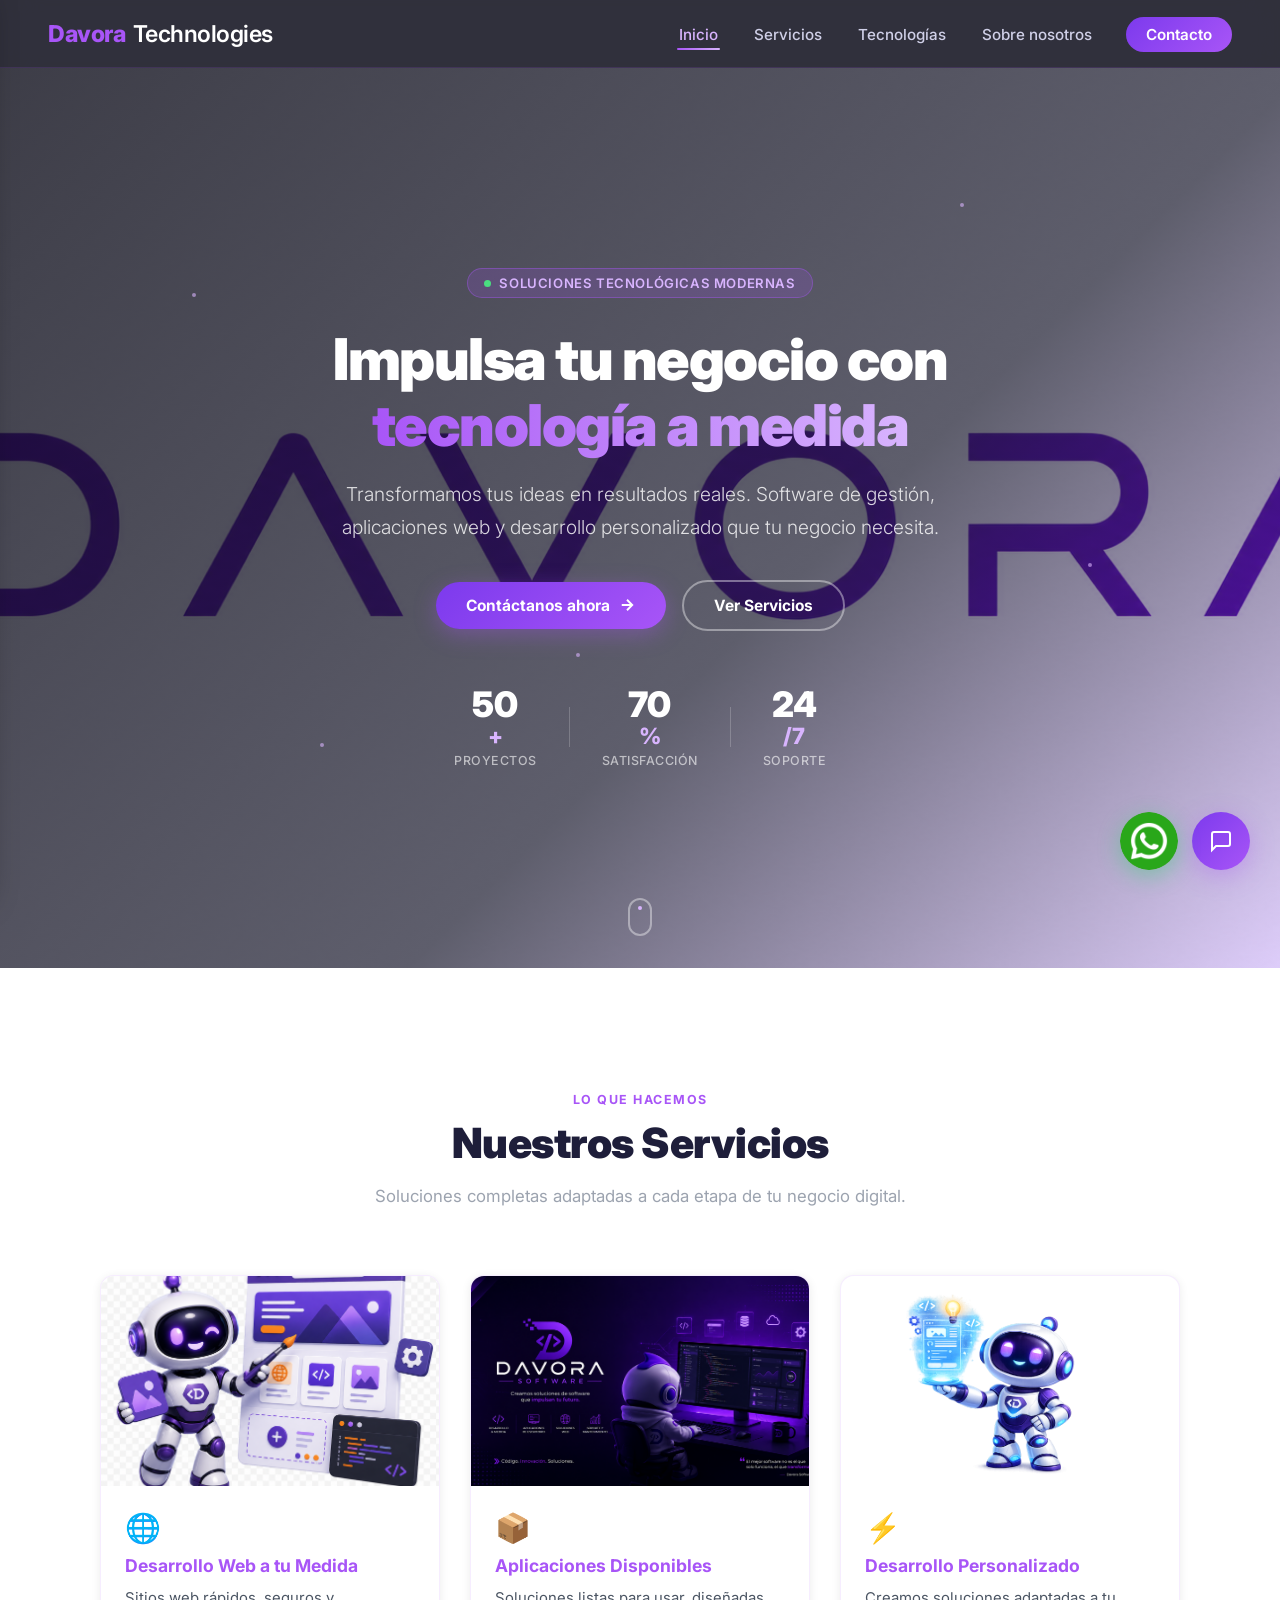
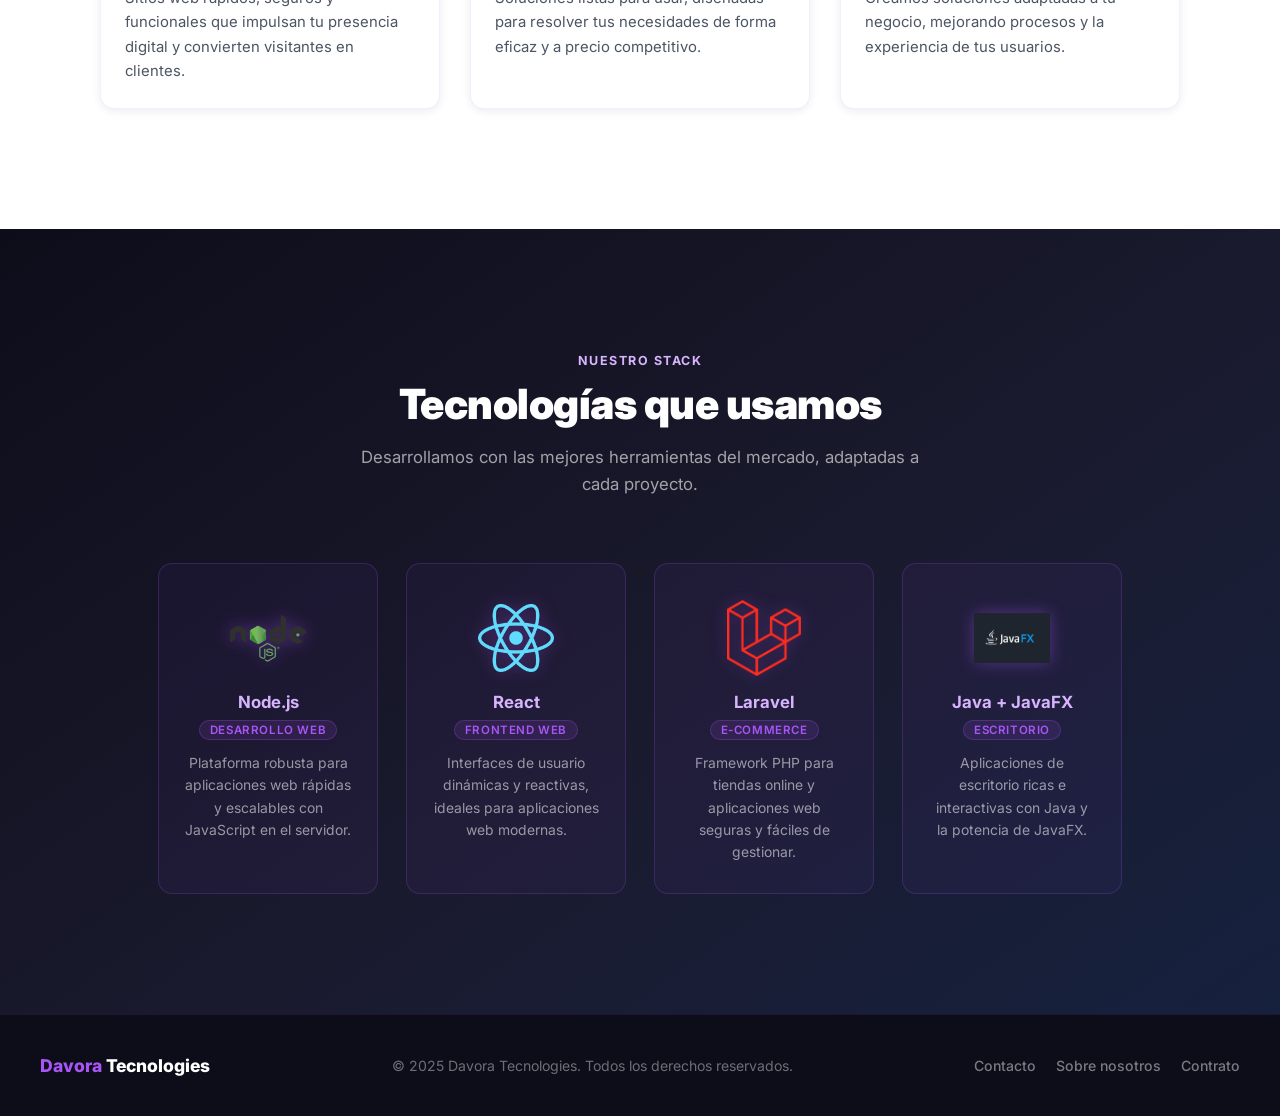
<file: index.html>
<!DOCTYPE html>
<html lang="es">
<head>
  <meta charset="UTF-8" />
  <meta name="viewport" content="width=device-width, initial-scale=1" />
  <meta name="description" content="Davora Tecnologies — Software de gestión, aplicaciones web y desarrollo personalizado para impulsar tu negocio." />
  <meta name="keywords" content="desarrollo web, software a medida, aplicaciones, Colombia, Davora" />
  <meta name="author" content="Davora Tecnologies" />
  <meta property="og:title" content="Davora Tecnologies — Innovación y Desarrollo Tecnológico" />
  <meta property="og:description" content="Transformamos tus ideas en resultados reales con software moderno y personalizado." />
  <meta property="og:image" content="img/hero-bg.jpg" />
  <link rel="icon" href="img/favicon.png" type="image/x-icon" />
  <title>Davora Technologies — Innovación y Desarrollo Tecnológico</title>
  <link rel="preconnect" href="https://fonts.googleapis.com" />
  <link rel="preconnect" href="https://fonts.gstatic.com" crossorigin />
  <link href="https://fonts.googleapis.com/css2?family=Inter:wght@300;400;500;600;700;800;900&display=swap" rel="stylesheet" />
  <link rel="stylesheet" href="css/base.css" />
  <link rel="stylesheet" href="css/index.css" />
  <script defer src="js/script.js"></script>
</head>
<body>

  <!-- ===== SIDEBAR ===== -->
  <aside class="sidebar" id="sidebar" aria-label="Menú lateral">
    <div class="sidebar-logo">Davora <span>T.</span></div>
    <nav class="sidebar-nav">
      <a href="#inicio" class="sidebar-link active">
        <svg class="sidebar-icon" viewBox="0 0 24 24" fill="none" stroke="currentColor" stroke-width="2"><path d="M3 9l9-7 9 7v11a2 2 0 01-2 2H5a2 2 0 01-2-2z"/><polyline points="9 22 9 12 15 12 15 22"/></svg>
        <span class="sidebar-text">Inicio</span>
      </a>
      <a href="#servicios" class="sidebar-link">
        <svg class="sidebar-icon" viewBox="0 0 24 24" fill="none" stroke="currentColor" stroke-width="2"><circle cx="12" cy="12" r="3"/><path d="M19.07 4.93a10 10 0 010 14.14M4.93 4.93a10 10 0 000 14.14"/></svg>
        <span class="sidebar-text">Servicios</span>
      </a>
      <a href="#tecnologias" class="sidebar-link">
        <svg class="sidebar-icon" viewBox="0 0 24 24" fill="none" stroke="currentColor" stroke-width="2"><rect x="2" y="3" width="20" height="14" rx="2"/><path d="M8 21h8M12 17v4"/></svg>
        <span class="sidebar-text">Tecnologías</span>
      </a>
      <a href="sobre-mi.html" class="sidebar-link">
        <svg class="sidebar-icon" viewBox="0 0 24 24" fill="none" stroke="currentColor" stroke-width="2"><path d="M20 21v-2a4 4 0 00-4-4H8a4 4 0 00-4 4v2"/><circle cx="12" cy="7" r="4"/></svg>
        <span class="sidebar-text">Sobre nosotros</span>
      </a>
      <a href="contacto.html" class="sidebar-link">
        <svg class="sidebar-icon" viewBox="0 0 24 24" fill="none" stroke="currentColor" stroke-width="2"><path d="M22 16.92v3a2 2 0 01-2.18 2 19.79 19.79 0 01-8.63-3.07A19.5 19.5 0 013.07 9.81 19.79 19.79 0 01.18 1.18 2 2 0 012.18 0h3a2 2 0 012 1.72c.127.96.361 1.903.7 2.81a2 2 0 01-.45 2.11L6.91 7.09a16 16 0 006 6l.46-.46a2 2 0 012.11-.45c.907.339 1.85.573 2.81.7A2 2 0 0122 16.92z"/></svg>
        <span class="sidebar-text">Contacto</span>
      </a>
    </nav>
  </aside>

  <!-- ===== HEADER ===== -->
  <header class="header" id="header">
    <nav class="navbar">
      <div class="navbar-brand">
        <button class="sidebar-toggle" id="sidebarToggle" aria-label="Abrir menú">
          <span></span>
          <span></span>
          <span></span>
        </button>
        <a href="#inicio" class="logo">Davora <span>Technologies</span></a>
      </div>
      <ul class="nav-links" role="list">
        <li><a href="#inicio">Inicio</a></li>
        <li><a href="#servicios">Servicios</a></li>
        <li><a href="#tecnologias">Tecnologías</a></li>
        <li><a href="sobre-mi.html">Sobre nosotros</a></li>
        <li><a href="contacto.html" class="nav-cta">Contacto</a></li>
      </ul>
    </nav>
  </header>

  <!-- ===== HERO ===== -->
  <section id="inicio" class="hero">
    <div class="hero-overlay"></div>
    <div class="hero-particles" aria-hidden="true">
      <span></span><span></span><span></span>
      <span></span><span></span><span></span>
    </div>
    <div class="hero-content">
      <div class="hero-badge">
        <span class="badge-dot"></span>
        Soluciones Tecnológicas Modernas
      </div>
      <h1 class="hero-title">
        Impulsa tu negocio con<br>
        <span class="highlight">tecnología a medida</span>
      </h1>
      <p class="hero-subtitle">
        Transformamos tus ideas en resultados reales. Software de gestión, aplicaciones web
        y desarrollo personalizado que tu negocio necesita.
      </p>
      <div class="hero-buttons">
        <a href="contacto.html" class="btn btn-primary">
          Contáctanos ahora
          <svg viewBox="0 0 24 24" fill="none" stroke="currentColor" stroke-width="2.5"><path d="M5 12h14M12 5l7 7-7 7"/></svg>
        </a>
        <a href="#servicios" class="btn btn-outline">
          Ver Servicios
        </a>
      </div>
      <div class="hero-stats">
        <div class="stat">
          <span class="stat-number" data-count="50">0</span><span class="stat-suffix">+</span>
          <span class="stat-label">Proyectos</span>
        </div>
        <div class="stat-divider" aria-hidden="true"></div>
        <div class="stat">
          <span class="stat-number" data-count="100">0</span><span class="stat-suffix">%</span>
          <span class="stat-label">Satisfacción</span>
        </div>
        <div class="stat-divider" aria-hidden="true"></div>
        <div class="stat">
          <span class="stat-number">24</span><span class="stat-suffix">/7</span>
          <span class="stat-label">Soporte</span>
        </div>
      </div>
    </div>
    <div class="hero-scroll-hint" aria-hidden="true">
      <span></span>
    </div>
  </section>

  <!-- ===== SERVICIOS ===== -->
  <section id="servicios" class="servicios">
    <div class="section-header reveal">
      <span class="section-label">Lo que hacemos</span>
      <h2 class="section-title">Nuestros Servicios</h2>
      <p class="section-desc">Soluciones completas adaptadas a cada etapa de tu negocio digital.</p>
    </div>
    <div class="servicios-container">
      <article class="servicio reveal">
        <a href="web.html" aria-label="Desarrollo de Páginas Web">
          <div class="servicio-img-wrap">
            <img src="img/servicios.jpg" alt="Desarrollo de Páginas Web a tu Medida" loading="lazy" />
            <div class="servicio-overlay">
              <span>Ver más →</span>
            </div>
          </div>
          <div class="servicio-body">
            <div class="servicio-icon" aria-hidden="true">🌐</div>
            <h3>Desarrollo Web a tu Medida</h3>
            <p>Sitios web rápidos, seguros y funcionales que impulsan tu presencia digital y convierten visitantes en clientes.</p>
          </div>
        </a>
      </article>

      <article class="servicio reveal reveal-delay-1">
        <a href="aplicaciones.html" aria-label="Aplicaciones Disponibles">
          <div class="servicio-img-wrap">
            <img src="img/microsoft.jpg" alt="Aplicaciones Disponibles" loading="lazy" />
            <div class="servicio-overlay">
              <span>Ver más →</span>
            </div>
          </div>
          <div class="servicio-body">
            <div class="servicio-icon" aria-hidden="true">📦</div>
            <h3>Aplicaciones Disponibles</h3>
            <p>Soluciones listas para usar, diseñadas para resolver tus necesidades de forma eficaz y a precio competitivo.</p>
          </div>
        </a>
      </article>

      <article class="servicio reveal reveal-delay-2">
        <a href="desarrollo.html" aria-label="Desarrollo de Aplicaciones Personalizadas">
          <div class="servicio-img-wrap">
            <img src="img/desarrollo.jpg" alt="Desarrollo de aplicaciones personalizadas" loading="lazy" />
            <div class="servicio-overlay">
              <span>Ver más →</span>
            </div>
          </div>
          <div class="servicio-body">
            <div class="servicio-icon" aria-hidden="true">⚡</div>
            <h3>Desarrollo Personalizado</h3>
            <p>Creamos soluciones adaptadas a tu negocio, mejorando procesos y la experiencia de tus usuarios.</p>
          </div>
        </a>
      </article>
    </div>
  </section>

  <!-- ===== TECNOLOGÍAS ===== -->
  <section id="tecnologias" class="tecnologias">
    <div class="section-header reveal">
      <span class="section-label section-label--light">Nuestro stack</span>
      <h2 class="section-title section-title--light">Tecnologías que usamos</h2>
      <p class="section-desc section-desc--light">Desarrollamos con las mejores herramientas del mercado, adaptadas a cada proyecto.</p>
    </div>
    <div class="tecnologias-container">
      <div class="tech-card reveal">
        <div class="tech-card-glow" aria-hidden="true"></div>
        <img src="img/nodejs.png" alt="Node.js Logo" loading="lazy" />
        <h3>Node.js</h3>
        <p class="tech-tag">Desarrollo Web</p>
        <p>Plataforma robusta para aplicaciones web rápidas y escalables con JavaScript en el servidor.</p>
      </div>
      <div class="tech-card reveal reveal-delay-1">
        <div class="tech-card-glow" aria-hidden="true"></div>
        <img src="img/react.png" alt="React Logo" loading="lazy" />
        <h3>React</h3>
        <p class="tech-tag">Frontend Web</p>
        <p>Interfaces de usuario dinámicas y reactivas, ideales para aplicaciones web modernas.</p>
      </div>
      <div class="tech-card reveal reveal-delay-2">
        <div class="tech-card-glow" aria-hidden="true"></div>
        <img src="img/laravel.png" alt="Laravel Logo" loading="lazy" />
        <h3>Laravel</h3>
        <p class="tech-tag">E-Commerce</p>
        <p>Framework PHP para tiendas online y aplicaciones web seguras y fáciles de gestionar.</p>
      </div>
      <div class="tech-card reveal reveal-delay-3">
        <div class="tech-card-glow" aria-hidden="true"></div>
        <img src="img/javafx.png" alt="JavaFX Logo" loading="lazy" />
        <h3>Java + JavaFX</h3>
        <p class="tech-tag">Escritorio</p>
        <p>Aplicaciones de escritorio ricas e interactivas con Java y la potencia de JavaFX.</p>
      </div>
    </div>
  </section>

  <!-- ===== FOOTER ===== -->
  <footer class="footer">
    <div class="footer-inner">
      <div class="footer-brand">Davora <span>Tecnologies</span></div>
      <p class="footer-copy">© 2025 Davora Tecnologies. Todos los derechos reservados.</p>
      <div class="footer-links">
        <a href="contacto.html">Contacto</a>
        <a href="sobre-mi.html">Sobre nosotros</a>
        <a href="contrato.html">Contrato</a>
      </div>
    </div>
  </footer>

  <!-- ===== CHATBOT ===== -->
  <div class="chatbot-container" id="chatbot" role="dialog" aria-label="Chat de soporte DavBot" aria-hidden="true">
    <div class="chatbot-header">
      <div class="chatbot-header-info">
        <div class="chatbot-avatar" aria-hidden="true">🤖</div>
        <div>
          <h3>DavBot</h3>
          <span class="chatbot-status">En línea</span>
        </div>
      </div>
      <button id="closeChat" aria-label="Cerrar chat">&times;</button>
    </div>
    <div class="chatbot-body" id="chatBody">
      <p class="bot-text">¡Hola! 👋 Soy <b>DavBot</b> de Davora. ¿En qué puedo ayudarte hoy?</p>
      <div class="options">
        <button class="option-btn">¿Por qué comprar con Davora Software?</button>
        <button class="option-btn">¿Cuánto tarda un desarrollo?</button>
        <button class="option-btn">¿Qué tipos de software hacen?</button>
        <button class="option-btn">¿Puedo solicitar una demo?</button>
      </div>
    </div>
  </div>

  <!-- ===== BOTÓN CHAT ===== -->
  <button class="chat-toggle" id="openChat" aria-label="Abrir chat de soporte">
    <svg viewBox="0 0 24 24" fill="none" stroke="currentColor" stroke-width="2"><path d="M21 15a2 2 0 01-2 2H7l-4 4V5a2 2 0 012-2h14a2 2 0 012 2z"/></svg>
  </button>

  <!-- ===== BOTÓN WHATSAPP ===== -->
  <a href="https://wa.me/573107864885" class="whatsapp-float" target="_blank" rel="noopener noreferrer" title="Chatea con nosotros en WhatsApp" aria-label="Contactar por WhatsApp">
    <img src="img/whatsapp.png" alt="" class="whatsapp-icon" aria-hidden="true" />
  </a>

</body>
</html>
</file>
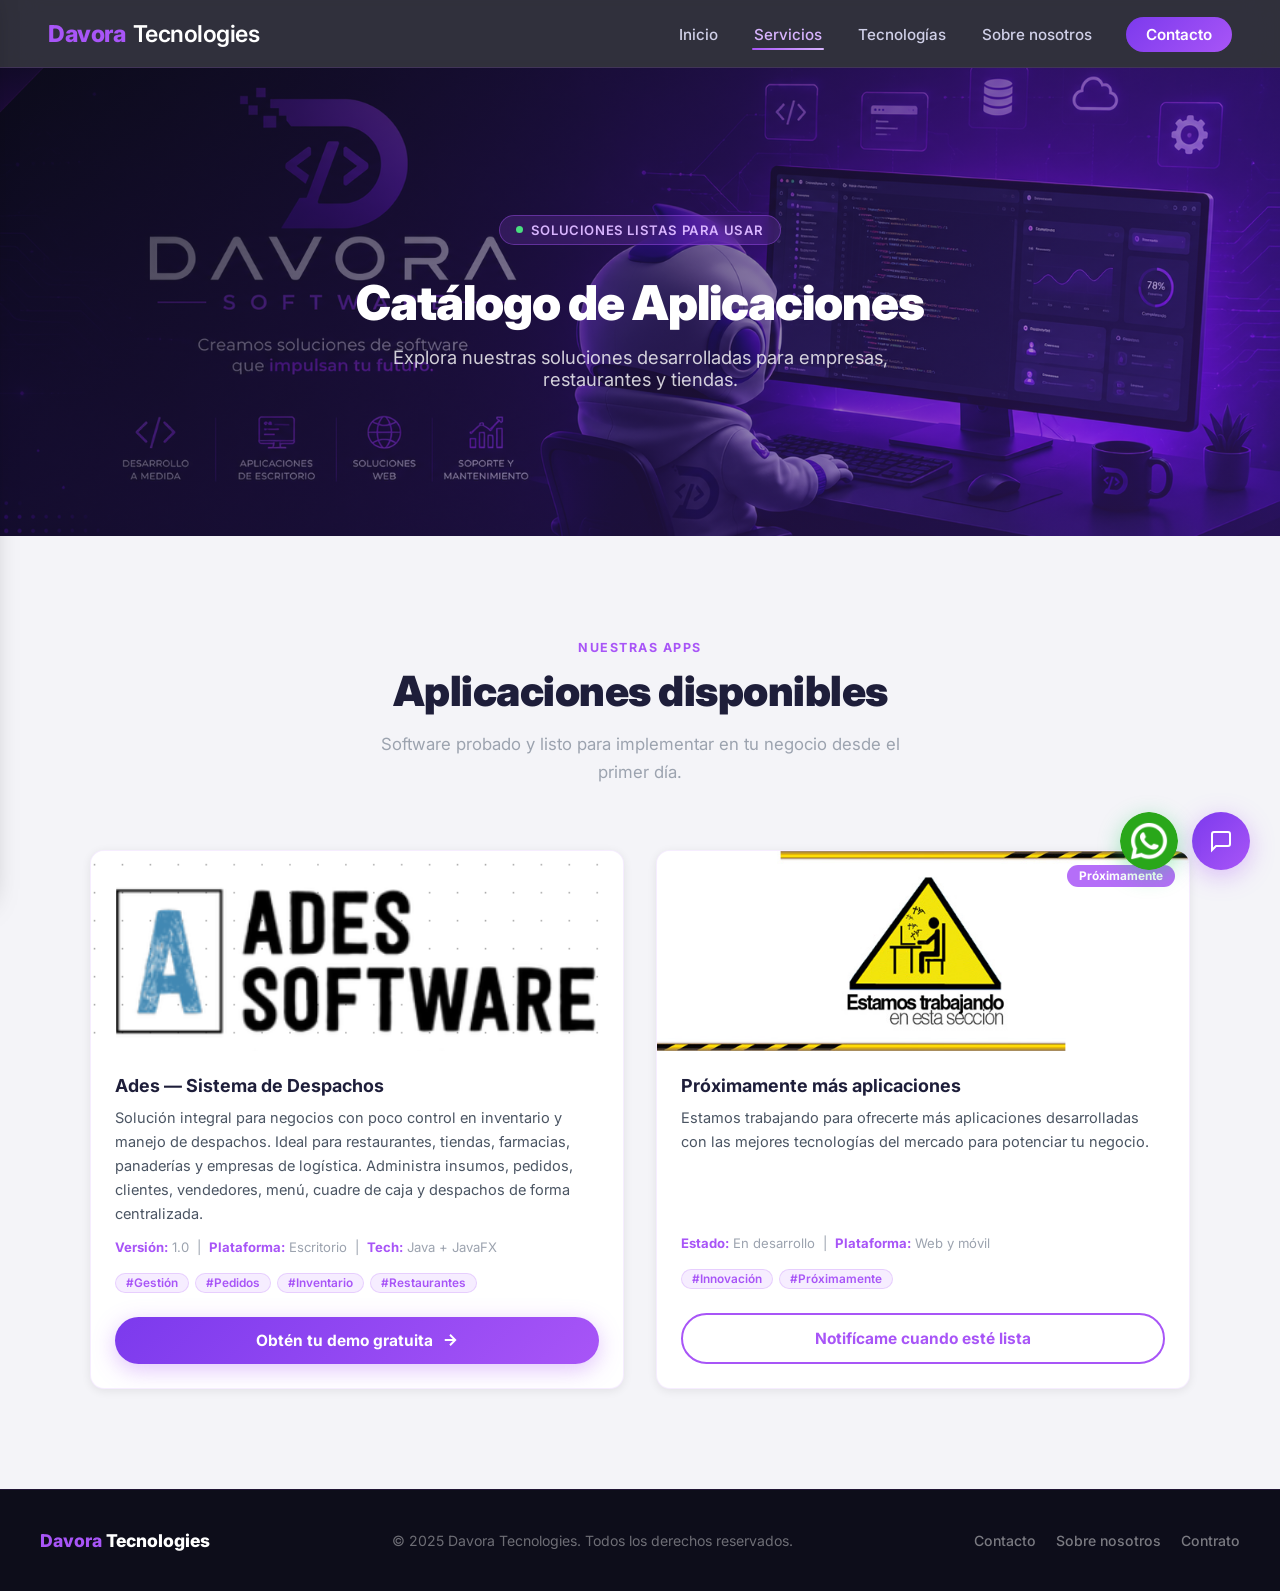
<file: aplicaciones.html>
<!DOCTYPE html>
<html lang="es">
<head>
  <meta charset="UTF-8" />
  <meta name="viewport" content="width=device-width, initial-scale=1" />
  <meta name="description" content="Catálogo de aplicaciones de Davora Tecnologies. Soluciones listas para usar para tu negocio." />
  <link rel="icon" href="img/favicon.png" type="image/x-icon" />
  <title>Aplicaciones — Davora Tecnologies</title>
  <link rel="preconnect" href="https://fonts.googleapis.com" />
  <link rel="preconnect" href="https://fonts.gstatic.com" crossorigin />
  <link href="https://fonts.googleapis.com/css2?family=Inter:wght@300;400;500;600;700;800;900&display=swap" rel="stylesheet" />
  <link rel="stylesheet" href="css/base.css" />
  <link rel="stylesheet" href="css/aplicaciones.css" />
  <script defer src="js/script.js"></script>
  <style>
    /* ── Hero interno ── */
    .page-hero {
      background: url('img/microsoft.jpg') center/cover no-repeat;
      min-height: 52vh;
      position: relative;
      display: flex;
      align-items: center;
      justify-content: center;
      text-align: center;
      color: #fff;
      margin-top: var(--header-h);
    }
    .page-hero .hero-overlay { background: linear-gradient(135deg, rgba(13,13,26,.85), rgba(124,58,237,.3)); }
    .page-hero .hero-content  { position: relative; z-index: 2; padding: 0 24px; }
    .page-hero .hero-title    { font-size: clamp(1.8em,4vw,3em); font-weight: 900; letter-spacing:-1px; margin-bottom:14px; }
    .page-hero .hero-subtitle { font-size: clamp(.95em,1.6vw,1.15em); color:rgba(255,255,255,.8); max-width:580px; margin:0 auto; }

    /* ── Catálogo ── */
    .catalogo-section {
      padding: 100px 40px;
      background: var(--gray-100);
    }
    .catalogo-grid {
      display: grid;
      grid-template-columns: repeat(auto-fit, minmax(300px, 1fr));
      gap: 32px;
      max-width: 1100px;
      margin: 0 auto;
    }
    .app-card {
      background: #fff;
      border-radius: var(--radius-md);
      overflow: hidden;
      border: 1px solid rgba(168,85,247,.1);
      box-shadow: var(--shadow-sm);
      transition: transform var(--transition), box-shadow var(--transition), border-color var(--transition);
      display: flex;
      flex-direction: column;
    }
    .app-card:hover {
      transform: translateY(-10px);
      box-shadow: 0 20px 48px rgba(168,85,247,.18);
      border-color: rgba(168,85,247,.35);
    }
    .app-card-img {
      position: relative;
      overflow: hidden;
      height: 200px;
    }
    .app-card-img img {
      width: 100%; height: 100%;
      object-fit: cover;
      transition: transform .5s ease;
    }
    .app-card:hover .app-card-img img { transform: scale(1.06); }

    .app-card-body {
      padding: 24px;
      flex: 1;
      display: flex;
      flex-direction: column;
      gap: 10px;
    }
    .app-card-body h3 {
      font-size: 1.12em;
      font-weight: 700;
      color: var(--text-dark);
    }
    .app-card-body p {
      font-size: .91em;
      color: var(--gray-600);
      line-height: 1.65;
      flex: 1;
    }
    .app-card-meta {
      font-size: .82em;
      color: var(--gray-400);
      line-height: 1.7;
    }
    .app-card-meta strong { color: var(--purple); }
    .app-tags {
      display: flex;
      flex-wrap: wrap;
      gap: 6px;
      margin-top: 4px;
    }
    .app-tag {
      font-size: .74em;
      font-weight: 600;
      color: var(--purple);
      background: rgba(168,85,247,.1);
      border: 1px solid rgba(168,85,247,.2);
      border-radius: 50px;
      padding: 2px 10px;
    }
    .app-card-footer {
      padding: 0 24px 24px;
    }
    .app-card-footer .btn {
      width: 100%;
      justify-content: center;
    }

    /* Próximamente badge */
    .soon-badge {
      position: absolute;
      top: 14px; right: 14px;
      background: rgba(168,85,247,.85);
      color: #fff;
      font-size: .74em;
      font-weight: 700;
      padding: 4px 12px;
      border-radius: 50px;
      backdrop-filter: blur(4px);
    }

    @media(max-width:768px){
      .catalogo-section { padding: 70px 20px; }
      .catalogo-grid    { grid-template-columns: 1fr; max-width: 420px; }
    }
  </style>
</head>
<body>

  <!-- ===== SIDEBAR ===== -->
  <aside class="sidebar" id="sidebar" aria-label="Menú lateral">
    <div class="sidebar-logo">Davora <span>T.</span></div>
    <nav class="sidebar-nav">
      <a href="index.html#inicio" class="sidebar-link">
        <svg class="sidebar-icon" viewBox="0 0 24 24" fill="none" stroke="currentColor" stroke-width="2"><path d="M3 9l9-7 9 7v11a2 2 0 01-2 2H5a2 2 0 01-2-2z"/><polyline points="9 22 9 12 15 12 15 22"/></svg>
        <span class="sidebar-text">Inicio</span>
      </a>
      <a href="index.html#servicios" class="sidebar-link active">
        <svg class="sidebar-icon" viewBox="0 0 24 24" fill="none" stroke="currentColor" stroke-width="2"><circle cx="12" cy="12" r="3"/><path d="M19.07 4.93a10 10 0 010 14.14M4.93 4.93a10 10 0 000 14.14"/></svg>
        <span class="sidebar-text">Servicios</span>
      </a>
      <a href="index.html#tecnologias" class="sidebar-link">
        <svg class="sidebar-icon" viewBox="0 0 24 24" fill="none" stroke="currentColor" stroke-width="2"><rect x="2" y="3" width="20" height="14" rx="2"/><path d="M8 21h8M12 17v4"/></svg>
        <span class="sidebar-text">Tecnologías</span>
      </a>
      <a href="sobre-mi.html" class="sidebar-link">
        <svg class="sidebar-icon" viewBox="0 0 24 24" fill="none" stroke="currentColor" stroke-width="2"><path d="M20 21v-2a4 4 0 00-4-4H8a4 4 0 00-4 4v2"/><circle cx="12" cy="7" r="4"/></svg>
        <span class="sidebar-text">Sobre nosotros</span>
      </a>
      <a href="contacto.html" class="sidebar-link">
        <svg class="sidebar-icon" viewBox="0 0 24 24" fill="none" stroke="currentColor" stroke-width="2"><path d="M22 16.92v3a2 2 0 01-2.18 2 19.79 19.79 0 01-8.63-3.07A19.5 19.5 0 013.07 9.81 19.79 19.79 0 01.18 1.18 2 2 0 012.18 0h3a2 2 0 012 1.72c.127.96.361 1.903.7 2.81a2 2 0 01-.45 2.11L6.91 7.09a16 16 0 006 6l.46-.46a2 2 0 012.11-.45c.907.339 1.85.573 2.81.7A2 2 0 0122 16.92z"/></svg>
        <span class="sidebar-text">Contacto</span>
      </a>
    </nav>
  </aside>

  <!-- ===== HEADER ===== -->
  <header class="header" id="header">
    <nav class="navbar">
      <div class="navbar-brand">
        <button class="sidebar-toggle" id="sidebarToggle" aria-label="Abrir menú">
          <span></span><span></span><span></span>
        </button>
        <a href="index.html" class="logo">Davora <span>Tecnologies</span></a>
      </div>
      <ul class="nav-links">
        <li><a href="index.html#inicio">Inicio</a></li>
        <li><a href="index.html#servicios" class="active-link">Servicios</a></li>
        <li><a href="index.html#tecnologias">Tecnologías</a></li>
        <li><a href="sobre-mi.html">Sobre nosotros</a></li>
        <li><a href="contacto.html" class="nav-cta">Contacto</a></li>
      </ul>
    </nav>
  </header>

  <!-- ===== HERO ===== -->
  <section class="page-hero">
    <div class="hero-overlay"></div>
    <div class="hero-content">
      <div class="hero-badge"><span class="badge-dot"></span>Soluciones listas para usar</div>
      <h1 class="hero-title">Catálogo de Aplicaciones</h1>
      <p class="hero-subtitle">Explora nuestras soluciones desarrolladas para empresas, restaurantes y tiendas.</p>
    </div>
  </section>

  <!-- ===== CATÁLOGO ===== -->
  <section class="catalogo-section">
    <div class="section-header reveal">
      <span class="section-label">Nuestras apps</span>
      <h2 class="section-title">Aplicaciones disponibles</h2>
      <p class="section-desc">Software probado y listo para implementar en tu negocio desde el primer día.</p>
    </div>

    <div class="catalogo-grid">

      <!-- ADES -->
      <article class="app-card reveal">
        <div class="app-card-img">
          <img src="img/ades.jpg" alt="Ades — Sistema de Despachos" loading="lazy" />
        </div>
        <div class="app-card-body">
          <h3>Ades — Sistema de Despachos</h3>
          <p>Solución integral para negocios con poco control en inventario y manejo de despachos. Ideal para restaurantes, tiendas, farmacias, panaderías y empresas de logística. Administra insumos, pedidos, clientes, vendedores, menú, cuadre de caja y despachos de forma centralizada.</p>
          <div class="app-card-meta">
            <strong>Versión:</strong> 1.0 &nbsp;|&nbsp;
            <strong>Plataforma:</strong> Escritorio &nbsp;|&nbsp;
            <strong>Tech:</strong> Java + JavaFX
          </div>
          <div class="app-tags">
            <span class="app-tag">#Gestión</span>
            <span class="app-tag">#Pedidos</span>
            <span class="app-tag">#Inventario</span>
            <span class="app-tag">#Restaurantes</span>
          </div>
        </div>
        <div class="app-card-footer">
          <a href="https://wa.me/573107864885?text=Hola%20quiero%20una%20demo%20gratuita%20del%20sistema%20ADES"
             target="_blank" rel="noopener" class="btn btn-primary">
            Obtén tu demo gratuita
            <svg viewBox="0 0 24 24" fill="none" stroke="currentColor" stroke-width="2.5"><path d="M5 12h14M12 5l7 7-7 7"/></svg>
          </a>
        </div>
      </article>

      <!-- Próximamente -->
      <article class="app-card reveal reveal-delay-1">
        <div class="app-card-img">
          <img src="img/futuro.jpg" alt="Próximas aplicaciones" loading="lazy" />
          <span class="soon-badge">Próximamente</span>
        </div>
        <div class="app-card-body">
          <h3>Próximamente más aplicaciones</h3>
          <p>Estamos trabajando para ofrecerte más aplicaciones desarrolladas con las mejores tecnologías del mercado para potenciar tu negocio.</p>
          <div class="app-card-meta">
            <strong>Estado:</strong> En desarrollo &nbsp;|&nbsp;
            <strong>Plataforma:</strong> Web y móvil
          </div>
          <div class="app-tags">
            <span class="app-tag">#Innovación</span>
            <span class="app-tag">#Próximamente</span>
          </div>
        </div>
        <div class="app-card-footer">
          <a href="contacto.html" class="btn btn-outline" style="color:var(--purple);border-color:var(--purple);">
            Notifícame cuando esté lista
          </a>
        </div>
      </article>

    </div>
  </section>

  <!-- ===== FOOTER ===== -->
  <footer class="footer">
    <div class="footer-inner">
      <div class="footer-brand">Davora <span>Tecnologies</span></div>
      <p class="footer-copy">© 2025 Davora Tecnologies. Todos los derechos reservados.</p>
      <div class="footer-links">
        <a href="contacto.html">Contacto</a>
        <a href="sobre-mi.html">Sobre nosotros</a>
        <a href="contrato.html">Contrato</a>
      </div>
    </div>
  </footer>

  <!-- ===== CHATBOT ===== -->
  <div class="chatbot-container" id="chatbot" role="dialog" aria-label="Chat DavBot" aria-hidden="true">
    <div class="chatbot-header">
      <div class="chatbot-header-info">
        <div class="chatbot-avatar">🤖</div>
        <div><h3>DavBot</h3><span class="chatbot-status">En línea</span></div>
      </div>
      <button id="closeChat" aria-label="Cerrar chat">&times;</button>
    </div>
    <div class="chatbot-body" id="chatBody">
      <p class="bot-text">¡Hola! 👋 Soy <b>DavBot</b> de Davora. ¿En qué puedo ayudarte hoy?</p>
      <div class="options">
        <button class="option-btn">¿Por qué comprar con Davora Software?</button>
        <button class="option-btn">¿Cuánto tarda un desarrollo?</button>
        <button class="option-btn">¿Qué tipos de software hacen?</button>
        <button class="option-btn">¿Puedo solicitar una demo?</button>
      </div>
    </div>
  </div>
  <button class="chat-toggle" id="openChat" aria-label="Abrir chat">
    <svg viewBox="0 0 24 24" fill="none" stroke="currentColor" stroke-width="2"><path d="M21 15a2 2 0 01-2 2H7l-4 4V5a2 2 0 012-2h14a2 2 0 012 2z"/></svg>
  </button>
  <a href="https://wa.me/573107864885" class="whatsapp-float" target="_blank" rel="noopener noreferrer" aria-label="WhatsApp">
    <img src="img/whatsapp.png" alt="" class="whatsapp-icon" aria-hidden="true" />
  </a>

</body>
</html>
</file>
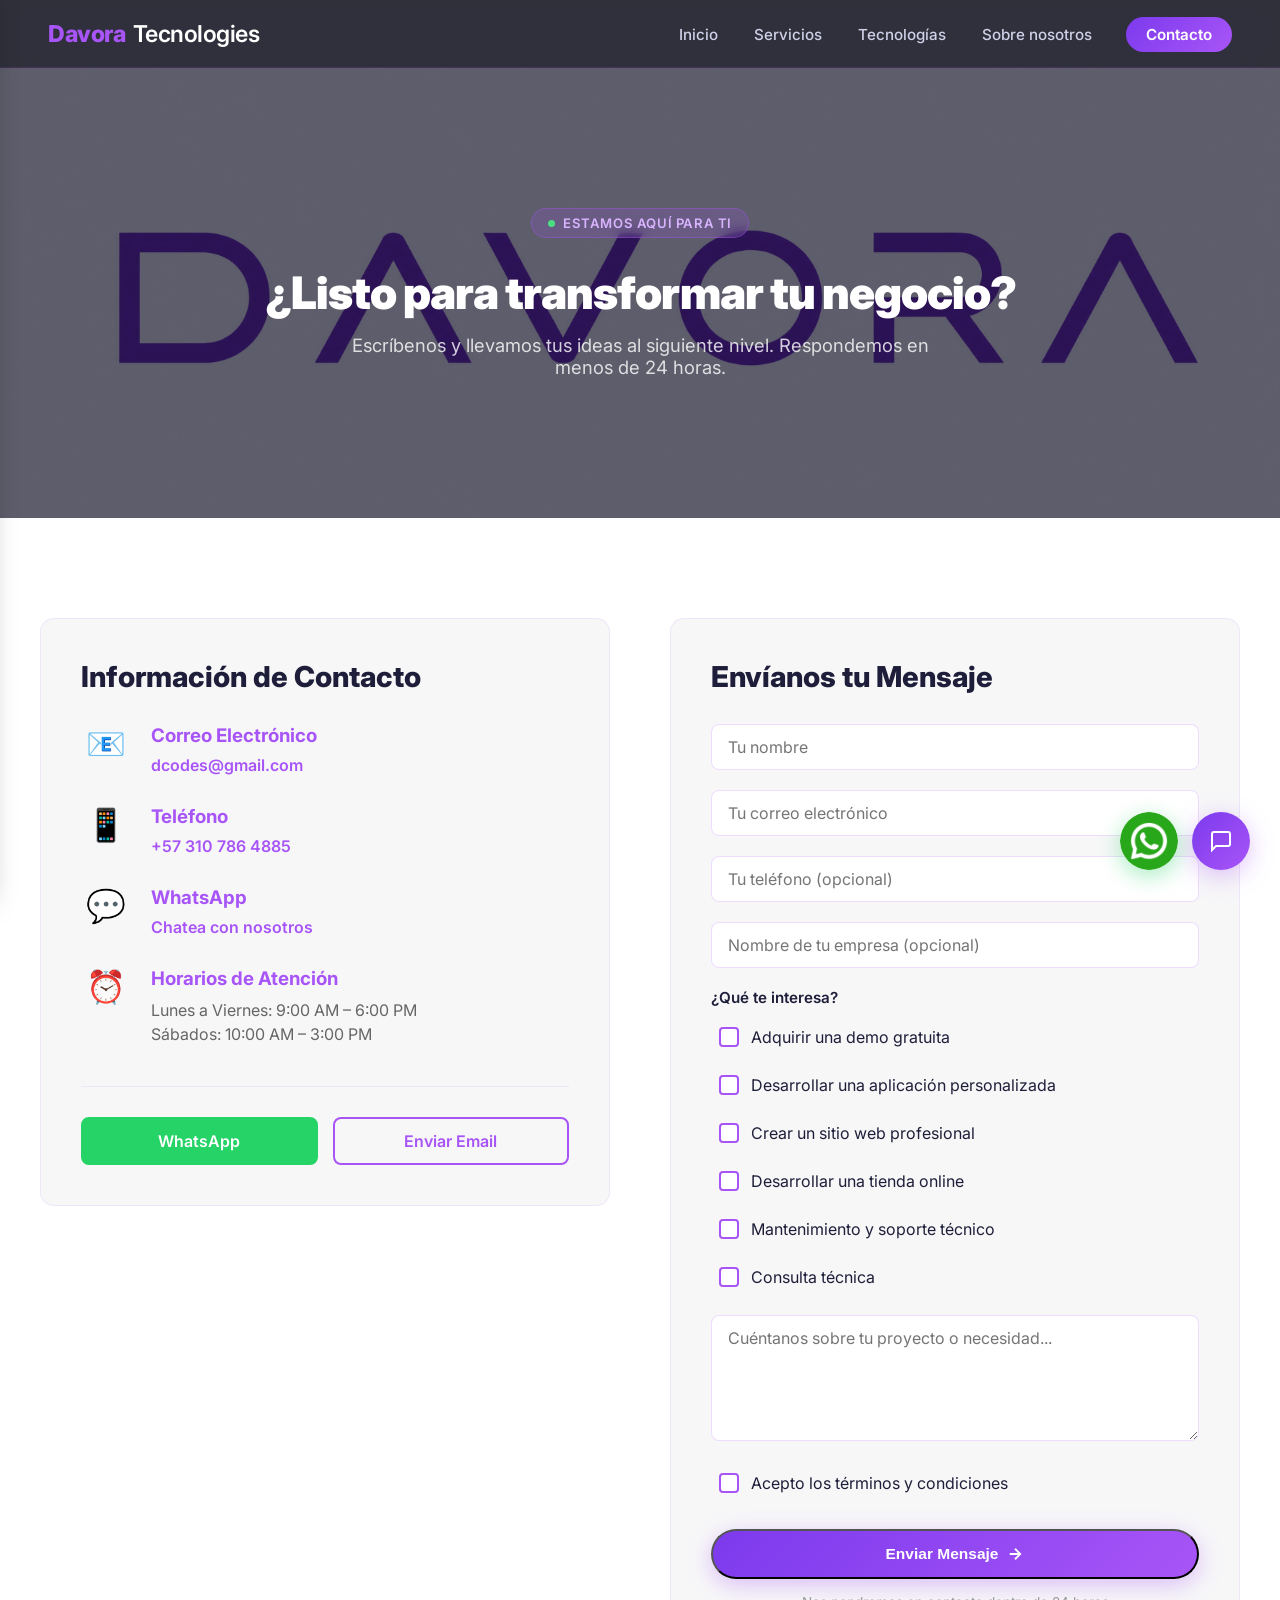
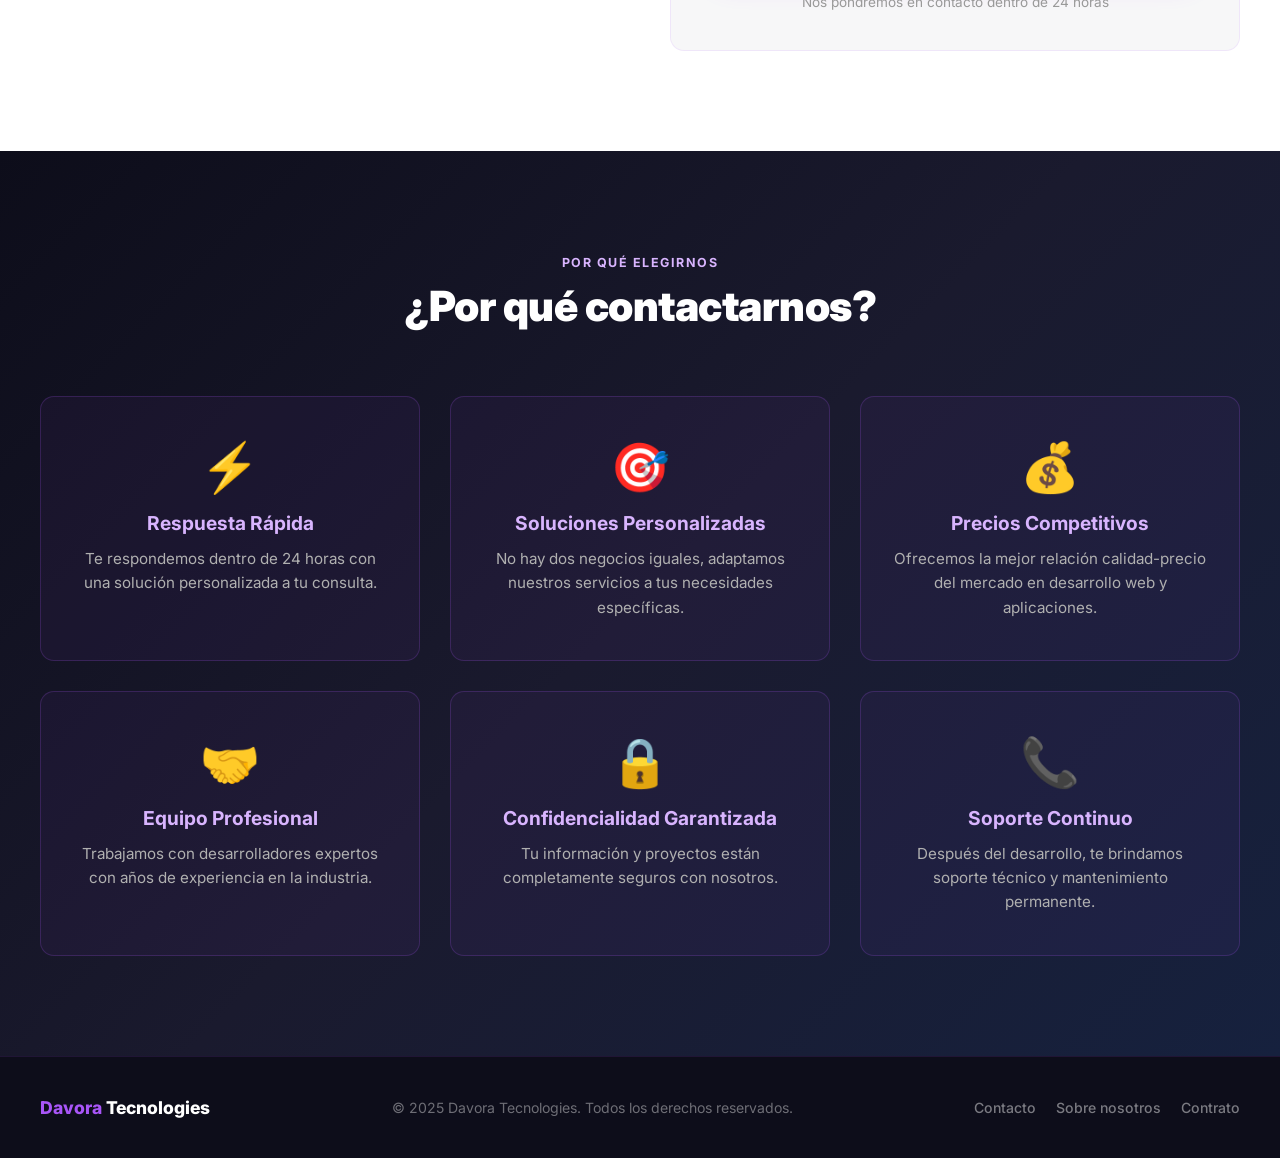
<file: contacto.html>
<!DOCTYPE html>
<html lang="es">
<head>
  <meta charset="UTF-8" />
  <meta name="viewport" content="width=device-width, initial-scale=1" />
  <meta name="description" content="Contáctanos para iniciar tu proyecto de software. Respondemos en menos de 24 horas." />
  <link rel="icon" href="img/favicon.png" type="image/x-icon" />
  <title>Contacto — Davora Tecnologies</title>
  <link rel="preconnect" href="https://fonts.googleapis.com" />
  <link rel="preconnect" href="https://fonts.gstatic.com" crossorigin />
  <link href="https://fonts.googleapis.com/css2?family=Inter:wght@300;400;500;600;700;800;900&display=swap" rel="stylesheet" />
  <link rel="stylesheet" href="css/base.css" />
  <link rel="stylesheet" href="css/contacto.css" />
  <script defer src="js/script.js"></script>
</head>
<body>

  <!-- ===== SIDEBAR ===== -->
  <aside class="sidebar" id="sidebar" aria-label="Menú lateral">
    <div class="sidebar-logo">Davora <span>T.</span></div>
    <nav class="sidebar-nav">
      <a href="index.html#inicio" class="sidebar-link">
        <svg class="sidebar-icon" viewBox="0 0 24 24" fill="none" stroke="currentColor" stroke-width="2"><path d="M3 9l9-7 9 7v11a2 2 0 01-2 2H5a2 2 0 01-2-2z"/><polyline points="9 22 9 12 15 12 15 22"/></svg>
        <span class="sidebar-text">Inicio</span>
      </a>
      <a href="index.html#servicios" class="sidebar-link">
        <svg class="sidebar-icon" viewBox="0 0 24 24" fill="none" stroke="currentColor" stroke-width="2"><circle cx="12" cy="12" r="3"/><path d="M19.07 4.93a10 10 0 010 14.14M4.93 4.93a10 10 0 000 14.14"/></svg>
        <span class="sidebar-text">Servicios</span>
      </a>
      <a href="index.html#tecnologias" class="sidebar-link">
        <svg class="sidebar-icon" viewBox="0 0 24 24" fill="none" stroke="currentColor" stroke-width="2"><rect x="2" y="3" width="20" height="14" rx="2"/><path d="M8 21h8M12 17v4"/></svg>
        <span class="sidebar-text">Tecnologías</span>
      </a>
      <a href="sobre-mi.html" class="sidebar-link">
        <svg class="sidebar-icon" viewBox="0 0 24 24" fill="none" stroke="currentColor" stroke-width="2"><path d="M20 21v-2a4 4 0 00-4-4H8a4 4 0 00-4 4v2"/><circle cx="12" cy="7" r="4"/></svg>
        <span class="sidebar-text">Sobre nosotros</span>
      </a>
      <a href="contacto.html" class="sidebar-link active">
        <svg class="sidebar-icon" viewBox="0 0 24 24" fill="none" stroke="currentColor" stroke-width="2"><path d="M22 16.92v3a2 2 0 01-2.18 2 19.79 19.79 0 01-8.63-3.07A19.5 19.5 0 013.07 9.81 19.79 19.79 0 01.18 1.18 2 2 0 012.18 0h3a2 2 0 012 1.72c.127.96.361 1.903.7 2.81a2 2 0 01-.45 2.11L6.91 7.09a16 16 0 006 6l.46-.46a2 2 0 012.11-.45c.907.339 1.85.573 2.81.7A2 2 0 0122 16.92z"/></svg>
        <span class="sidebar-text">Contacto</span>
      </a>
    </nav>
  </aside>

  <!-- ===== HEADER ===== -->
  <header class="header" id="header">
    <nav class="navbar">
      <div class="navbar-brand">
        <button class="sidebar-toggle" id="sidebarToggle" aria-label="Abrir menú">
          <span></span><span></span><span></span>
        </button>
        <a href="index.html" class="logo">Davora <span>Tecnologies</span></a>
      </div>
      <ul class="nav-links">
        <li><a href="index.html#inicio">Inicio</a></li>
        <li><a href="index.html#servicios">Servicios</a></li>
        <li><a href="index.html#tecnologias">Tecnologías</a></li>
        <li><a href="sobre-mi.html">Sobre nosotros</a></li>
        <li><a href="contacto.html" class="nav-cta active-link">Contacto</a></li>
      </ul>
    </nav>
  </header>

  <!-- ===== HERO ===== -->
  <section class="contact-hero">
    <div class="hero-overlay"></div>
    <div class="hero-content">
      <div class="hero-badge"><span class="badge-dot"></span>Estamos aquí para ti</div>
      <h1 class="hero-title">¿Listo para transformar tu negocio?</h1>
      <p class="hero-subtitle">Escríbenos y llevamos tus ideas al siguiente nivel. Respondemos en menos de 24 horas.</p>
    </div>
  </section>

  <!-- ===== FORMULARIO + INFO ===== -->
  <section class="contact-section">
    <div class="contact-container">

      <!-- Info -->
      <div class="contact-info reveal">
        <h2>Información de Contacto</h2>
        <div class="contact-item">
          <div class="contact-icon">📧</div>
          <div class="contact-details">
            <h3>Correo Electrónico</h3>
            <a href="mailto:dcodes@gmail.com">dcodes@gmail.com</a>
          </div>
        </div>
        <div class="contact-item">
          <div class="contact-icon">📱</div>
          <div class="contact-details">
            <h3>Teléfono</h3>
            <a href="tel:+573107864885">+57 310 786 4885</a>
          </div>
        </div>
        <div class="contact-item">
          <div class="contact-icon">💬</div>
          <div class="contact-details">
            <h3>WhatsApp</h3>
            <a href="https://wa.me/573107864885" target="_blank" rel="noopener">Chatea con nosotros</a>
          </div>
        </div>
        <div class="contact-item">
          <div class="contact-icon">⏰</div>
          <div class="contact-details">
            <h3>Horarios de Atención</h3>
            <p>Lunes a Viernes: 9:00 AM – 6:00 PM</p>
            <p>Sábados: 10:00 AM – 3:00 PM</p>
          </div>
        </div>
        <div class="social-links">
          <a href="https://wa.me/573107864885" class="social-btn whatsapp-btn" target="_blank" rel="noopener">WhatsApp</a>
          <a href="mailto:dcodes@gmail.com" class="social-btn email-btn">Enviar Email</a>
        </div>
      </div>

      <!-- Formulario -->
      <div class="contact-form reveal reveal-delay-1">
        <h2>Envíanos tu Mensaje</h2>
        <form id="contactForm" novalidate>
          <div class="form-group">
            <input type="text" id="nombre" name="nombre" placeholder="Tu nombre" required />
          </div>
          <div class="form-group">
            <input type="email" id="email" name="email" placeholder="Tu correo electrónico" required />
          </div>
          <div class="form-group">
            <input type="tel" id="telefono" name="telefono" placeholder="Tu teléfono (opcional)" />
          </div>
          <div class="form-group">
            <input type="text" id="empresa" name="empresa" placeholder="Nombre de tu empresa (opcional)" />
          </div>
          <div class="form-group full-width">
            <label class="form-label">¿Qué te interesa?</label>
            <div class="checkbox-group">
              <label class="checkbox-item"><input type="checkbox" name="interes" value="demo"><span class="checkbox-custom"></span><span>Adquirir una demo gratuita</span></label>
              <label class="checkbox-item"><input type="checkbox" name="interes" value="desarrollo"><span class="checkbox-custom"></span><span>Desarrollar una aplicación personalizada</span></label>
              <label class="checkbox-item"><input type="checkbox" name="interes" value="sitio-web"><span class="checkbox-custom"></span><span>Crear un sitio web profesional</span></label>
              <label class="checkbox-item"><input type="checkbox" name="interes" value="ecommerce"><span class="checkbox-custom"></span><span>Desarrollar una tienda online</span></label>
              <label class="checkbox-item"><input type="checkbox" name="interes" value="mantenimiento"><span class="checkbox-custom"></span><span>Mantenimiento y soporte técnico</span></label>
              <label class="checkbox-item"><input type="checkbox" name="interes" value="consulta"><span class="checkbox-custom"></span><span>Consulta técnica</span></label>
            </div>
          </div>
          <div class="form-group full-width">
            <textarea id="mensaje" name="mensaje" placeholder="Cuéntanos sobre tu proyecto o necesidad..." rows="5" required></textarea>
          </div>
          <div class="form-group full-width">
            <label class="checkbox-item">
              <input type="checkbox" name="terminos" required />
              <span class="checkbox-custom"></span>
              <span>Acepto los términos y condiciones</span>
            </label>
          </div>
          <button type="submit" class="btn btn-primary" style="width:100%;justify-content:center;margin-top:8px;">
            Enviar Mensaje
            <svg viewBox="0 0 24 24" fill="none" stroke="currentColor" stroke-width="2.5"><path d="M5 12h14M12 5l7 7-7 7"/></svg>
          </button>
        </form>
        <p class="form-note">Nos pondremos en contacto dentro de 24 horas</p>
      </div>

    </div>
  </section>

  <!-- ===== BENEFICIOS ===== -->
  <section class="contact-benefits">
    <div class="section-header reveal">
      <span class="section-label section-label--light">Por qué elegirnos</span>
      <h2 class="section-title section-title--light">¿Por qué contactarnos?</h2>
    </div>
    <div class="benefits-grid">
      <div class="benefit-card reveal">
        <div class="benefit-icon">⚡</div>
        <h3>Respuesta Rápida</h3>
        <p>Te respondemos dentro de 24 horas con una solución personalizada a tu consulta.</p>
      </div>
      <div class="benefit-card reveal reveal-delay-1">
        <div class="benefit-icon">🎯</div>
        <h3>Soluciones Personalizadas</h3>
        <p>No hay dos negocios iguales, adaptamos nuestros servicios a tus necesidades específicas.</p>
      </div>
      <div class="benefit-card reveal reveal-delay-2">
        <div class="benefit-icon">💰</div>
        <h3>Precios Competitivos</h3>
        <p>Ofrecemos la mejor relación calidad-precio del mercado en desarrollo web y aplicaciones.</p>
      </div>
      <div class="benefit-card reveal reveal-delay-3">
        <div class="benefit-icon">🤝</div>
        <h3>Equipo Profesional</h3>
        <p>Trabajamos con desarrolladores expertos con años de experiencia en la industria.</p>
      </div>
      <div class="benefit-card reveal">
        <div class="benefit-icon">🔒</div>
        <h3>Confidencialidad Garantizada</h3>
        <p>Tu información y proyectos están completamente seguros con nosotros.</p>
      </div>
      <div class="benefit-card reveal reveal-delay-1">
        <div class="benefit-icon">📞</div>
        <h3>Soporte Continuo</h3>
        <p>Después del desarrollo, te brindamos soporte técnico y mantenimiento permanente.</p>
      </div>
    </div>
  </section>

  <!-- ===== FOOTER ===== -->
  <footer class="footer">
    <div class="footer-inner">
      <div class="footer-brand">Davora <span>Tecnologies</span></div>
      <p class="footer-copy">© 2025 Davora Tecnologies. Todos los derechos reservados.</p>
      <div class="footer-links">
        <a href="contacto.html">Contacto</a>
        <a href="sobre-mi.html">Sobre nosotros</a>
        <a href="contrato.html">Contrato</a>
      </div>
    </div>
  </footer>

  <!-- ===== CHATBOT ===== -->
  <div class="chatbot-container" id="chatbot" role="dialog" aria-label="Chat DavBot" aria-hidden="true">
    <div class="chatbot-header">
      <div class="chatbot-header-info">
        <div class="chatbot-avatar">🤖</div>
        <div><h3>DavBot</h3><span class="chatbot-status">En línea</span></div>
      </div>
      <button id="closeChat" aria-label="Cerrar chat">&times;</button>
    </div>
    <div class="chatbot-body" id="chatBody">
      <p class="bot-text">¡Hola! 👋 Soy <b>DavBot</b> de Davora. ¿En qué puedo ayudarte hoy?</p>
      <div class="options">
        <button class="option-btn">¿Por qué comprar con Davora Software?</button>
        <button class="option-btn">¿Cuánto tarda un desarrollo?</button>
        <button class="option-btn">¿Qué tipos de software hacen?</button>
        <button class="option-btn">¿Puedo solicitar una demo?</button>
      </div>
    </div>
  </div>
  <button class="chat-toggle" id="openChat" aria-label="Abrir chat">
    <svg viewBox="0 0 24 24" fill="none" stroke="currentColor" stroke-width="2"><path d="M21 15a2 2 0 01-2 2H7l-4 4V5a2 2 0 012-2h14a2 2 0 012 2z"/></svg>
  </button>
  <a href="https://wa.me/573107864885" class="whatsapp-float" target="_blank" rel="noopener noreferrer" aria-label="WhatsApp">
    <img src="img/whatsapp.png" alt="" class="whatsapp-icon" aria-hidden="true" />
  </a>

  <script>
    // Formulario → WhatsApp
    const contactForm = document.getElementById('contactForm');
    if (contactForm) {
      contactForm.addEventListener('submit', function(e) {
        e.preventDefault();
        const nombre   = document.getElementById('nombre').value;
        const email    = document.getElementById('email').value;
        const telefono = document.getElementById('telefono').value;
        const empresa  = document.getElementById('empresa').value;
        const mensaje  = document.getElementById('mensaje').value;
        const intereses = Array.from(document.querySelectorAll('input[name="interes"]:checked'))
          .map(cb => cb.value).join(', ');
        const txt = `Hola Davora Tecnologies, me gustaría contactarlos:\n\nNombre: ${nombre}\nEmail: ${email}\nTeléfono: ${telefono}\nEmpresa: ${empresa}\n\nMe interesa: ${intereses || 'Consulta general'}\n\nMensaje: ${mensaje}`;
        window.open(`https://wa.me/573107864885?text=${encodeURIComponent(txt)}`, '_blank');
        contactForm.reset();
      });
    }
  </script>

</body>
</html>
</file>
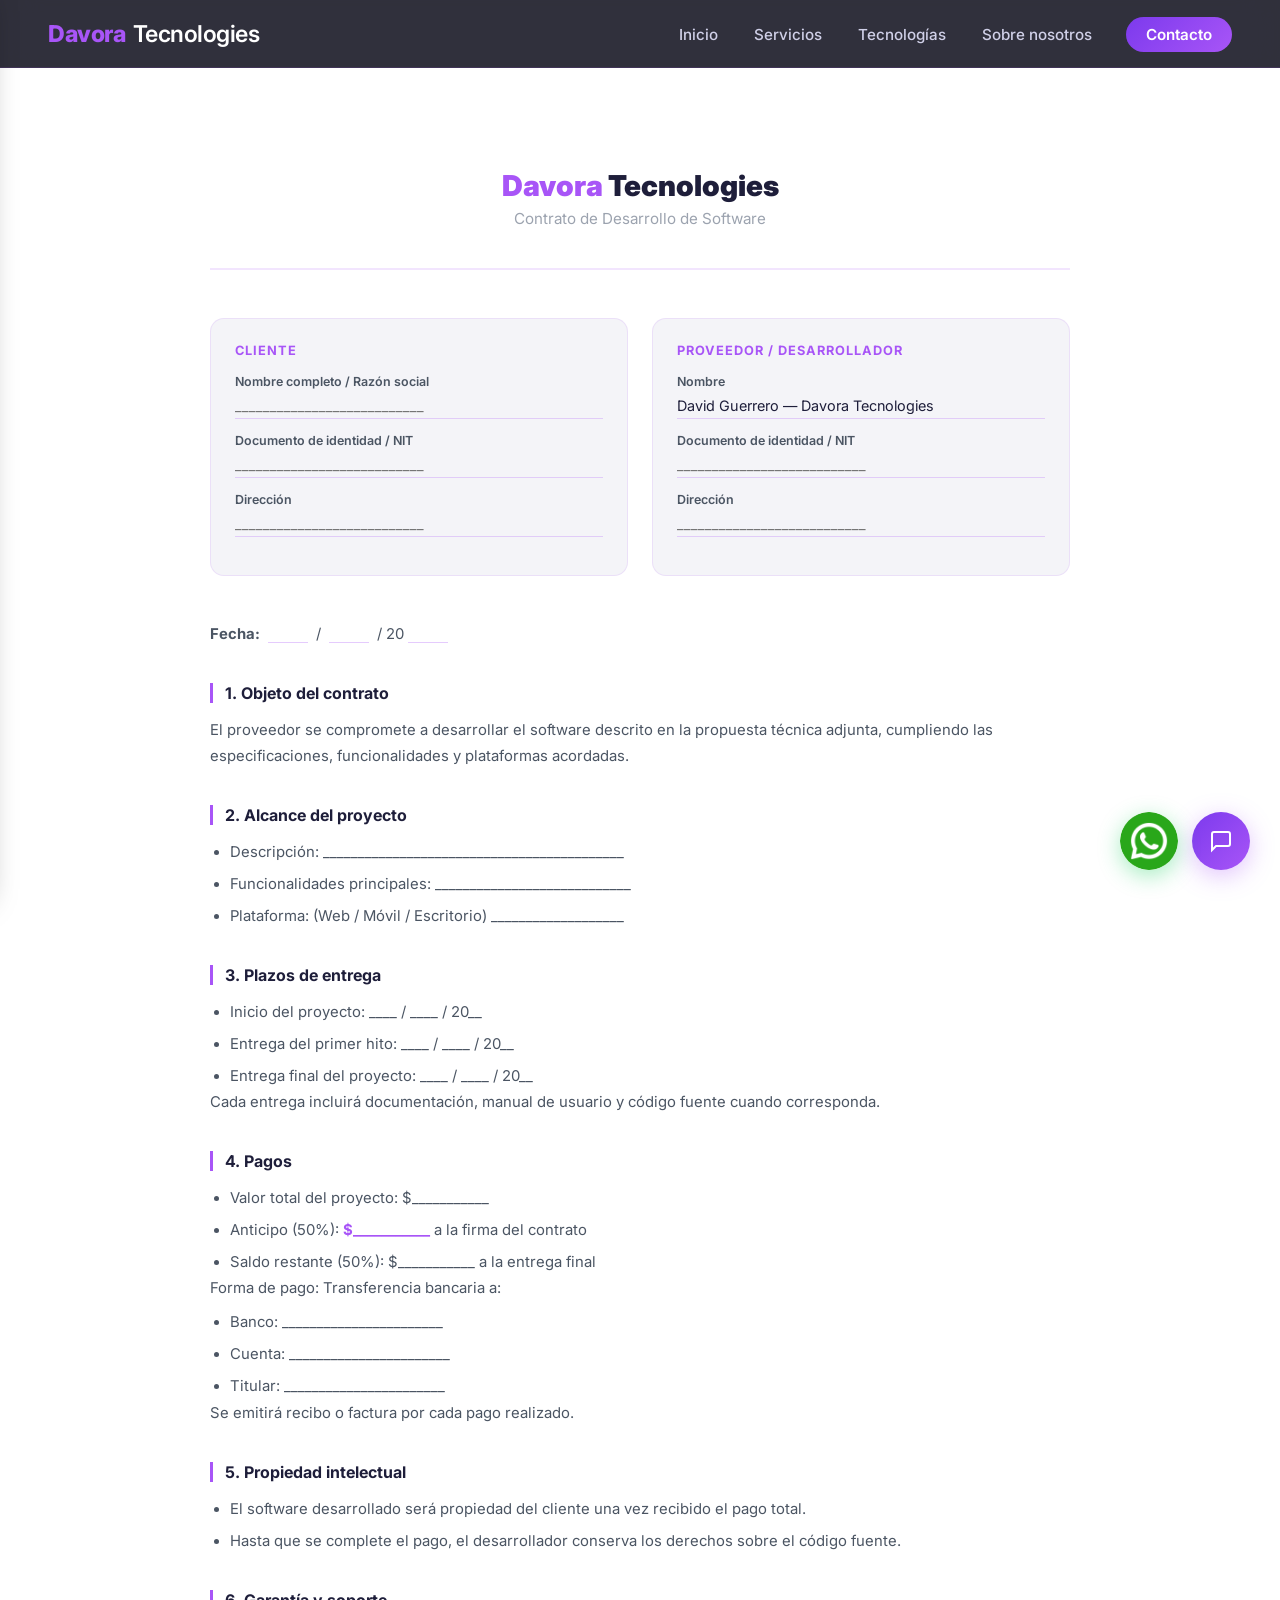
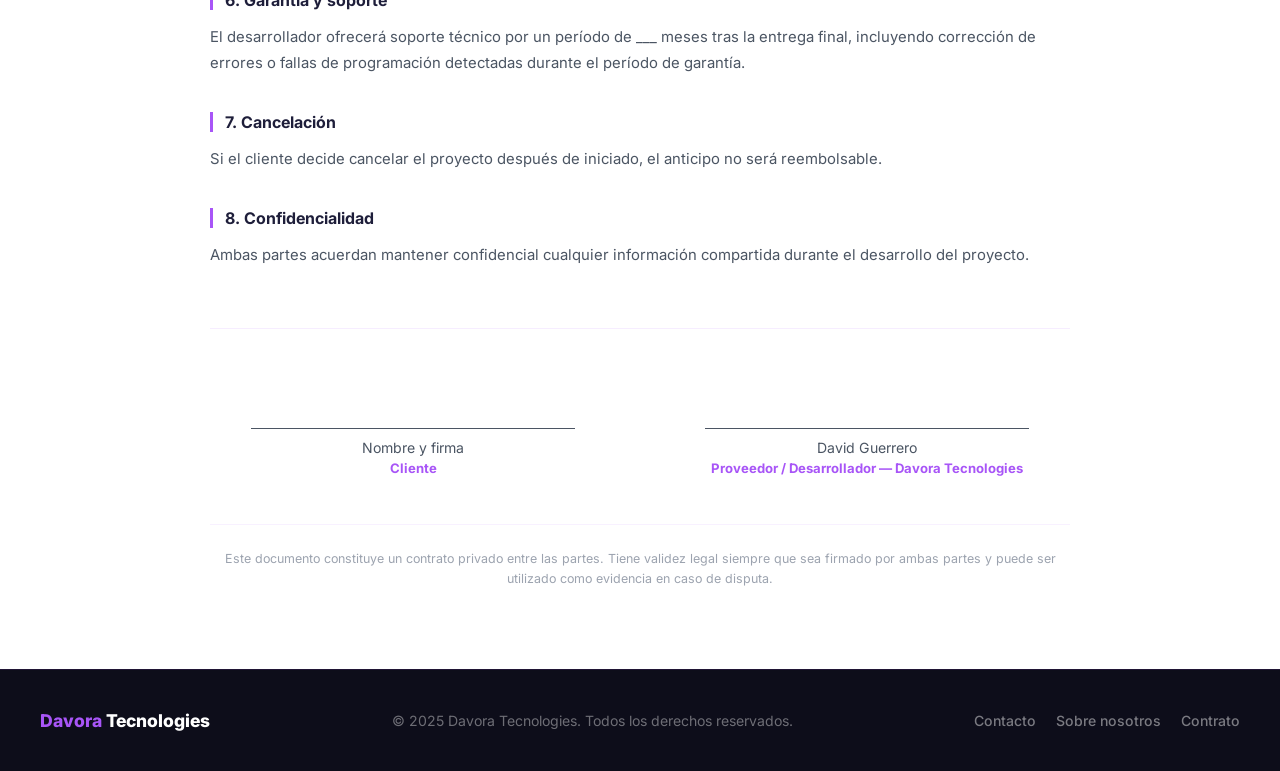
<file: contrato.html>
<!DOCTYPE html>
<html lang="es">
<head>
  <meta charset="UTF-8" />
  <meta name="viewport" content="width=device-width, initial-scale=1" />
  <link rel="icon" href="img/favicon.png" type="image/x-icon" />
  <title>Contrato de Desarrollo — Davora Tecnologies</title>
  <link rel="preconnect" href="https://fonts.googleapis.com" />
  <link rel="preconnect" href="https://fonts.gstatic.com" crossorigin />
  <link href="https://fonts.googleapis.com/css2?family=Inter:wght@300;400;500;600;700;800;900&display=swap" rel="stylesheet" />
  <link rel="stylesheet" href="css/base.css" />
  <link rel="stylesheet" href="css/contrato.css" />
  <script defer src="js/script.js"></script>
  <style>
    /* ── Contrato page ── */
    .contrato-section {
      padding: 100px 40px 80px;
      background: var(--white);
      margin-top: var(--header-h);
    }
    .contrato-inner {
      max-width: 860px;
      margin: 0 auto;
    }

    /* Header del contrato */
    .contrato-header {
      text-align: center;
      padding-bottom: 40px;
      border-bottom: 2px solid rgba(168,85,247,.15);
      margin-bottom: 48px;
    }
    .contrato-logo {
      font-size: 1.8em;
      font-weight: 900;
      color: var(--purple);
      margin-bottom: 6px;
    }
    .contrato-logo span { color: var(--text-dark); }
    .contrato-header p {
      font-size: .95em;
      color: var(--gray-400);
      margin-top: 4px;
    }

    /* Partes */
    .partes-grid {
      display: grid;
      grid-template-columns: 1fr 1fr;
      gap: 24px;
      margin-bottom: 48px;
    }
    .parte-box {
      background: var(--gray-100);
      border: 1px solid rgba(168,85,247,.12);
      border-radius: var(--radius-md);
      padding: 24px;
    }
    .parte-box h3 {
      font-size: .8em;
      font-weight: 700;
      letter-spacing: 1px;
      text-transform: uppercase;
      color: var(--purple);
      margin-bottom: 16px;
    }
    .parte-field {
      display: flex;
      flex-direction: column;
      gap: 4px;
      margin-bottom: 14px;
    }
    .parte-field label { font-size: .78em; font-weight: 600; color: var(--gray-600); }
    .parte-field .field-line {
      border: none;
      border-bottom: 1.5px solid rgba(168,85,247,.25);
      padding: 4px 0;
      font-size: .9em;
      color: var(--text-dark);
      background: transparent;
      font-family: var(--font);
      width: 100%;
    }
    .parte-field .field-line:focus {
      outline: none;
      border-bottom-color: var(--purple);
    }

    /* Secciones del contrato */
    .contrato-clausula {
      margin-bottom: 36px;
    }
    .contrato-clausula h2 {
      font-size: 1em;
      font-weight: 700;
      color: var(--text-dark);
      border-left: 3px solid var(--purple);
      padding-left: 12px;
      margin-bottom: 14px;
    }
    .contrato-clausula p,
    .contrato-clausula li {
      font-size: .93em;
      color: var(--gray-600);
      line-height: 1.75;
    }
    .contrato-clausula ul {
      list-style: disc;
      padding-left: 20px;
      display: flex;
      flex-direction: column;
      gap: 6px;
      margin-top: 8px;
    }
    .contrato-clausula .resaltar {
      color: var(--purple);
      font-weight: 700;
    }

    /* Fecha */
    .fecha-line {
      font-size: .93em;
      color: var(--gray-600);
      margin-bottom: 40px;
    }
    .fecha-line span {
      display: inline-block;
      width: 40px;
      border-bottom: 1.5px solid rgba(168,85,247,.3);
      margin: 0 4px;
      vertical-align: bottom;
    }

    /* Firmas */
    .firmas-grid {
      display: grid;
      grid-template-columns: 1fr 1fr;
      gap: 48px;
      margin-top: 60px;
      padding-top: 40px;
      border-top: 1px solid rgba(168,85,247,.1);
    }
    .firma-box { text-align: center; }
    .firma-box .firma-espacio {
      height: 60px;
      border-bottom: 1.5px solid var(--gray-600);
      width: 80%;
      margin: 0 auto 10px;
    }
    .firma-box p { font-size: .88em; color: var(--gray-600); }
    .firma-box strong { display: block; font-size: .82em; color: var(--purple); margin-top: 4px; }

    /* Nota legal */
    .nota-legal {
      text-align: center;
      font-size: .78em;
      color: var(--gray-400);
      margin-top: 48px;
      padding-top: 24px;
      border-top: 1px solid rgba(168,85,247,.08);
      line-height: 1.6;
    }

    /* Print */
    @media print {
      .header, .footer, .sidebar, .chat-toggle,
      .chatbot-container, .whatsapp-float { display: none !important; }
      .contrato-section { margin-top: 0; padding: 20mm; }
      body { background: #fff; }
    }

    @media(max-width:768px){
      .contrato-section { padding: 70px 20px 60px; }
      .partes-grid  { grid-template-columns: 1fr; }
      .firmas-grid  { grid-template-columns: 1fr; gap: 40px; }
    }
  </style>
</head>
<body>

  <!-- ===== SIDEBAR ===== -->
  <aside class="sidebar" id="sidebar" aria-label="Menú lateral">
    <div class="sidebar-logo">Davora <span>T.</span></div>
    <nav class="sidebar-nav">
      <a href="index.html#inicio" class="sidebar-link">
        <svg class="sidebar-icon" viewBox="0 0 24 24" fill="none" stroke="currentColor" stroke-width="2"><path d="M3 9l9-7 9 7v11a2 2 0 01-2 2H5a2 2 0 01-2-2z"/><polyline points="9 22 9 12 15 12 15 22"/></svg>
        <span class="sidebar-text">Inicio</span>
      </a>
      <a href="index.html#servicios" class="sidebar-link">
        <svg class="sidebar-icon" viewBox="0 0 24 24" fill="none" stroke="currentColor" stroke-width="2"><circle cx="12" cy="12" r="3"/><path d="M19.07 4.93a10 10 0 010 14.14M4.93 4.93a10 10 0 000 14.14"/></svg>
        <span class="sidebar-text">Servicios</span>
      </a>
      <a href="index.html#tecnologias" class="sidebar-link">
        <svg class="sidebar-icon" viewBox="0 0 24 24" fill="none" stroke="currentColor" stroke-width="2"><rect x="2" y="3" width="20" height="14" rx="2"/><path d="M8 21h8M12 17v4"/></svg>
        <span class="sidebar-text">Tecnologías</span>
      </a>
      <a href="sobre-mi.html" class="sidebar-link">
        <svg class="sidebar-icon" viewBox="0 0 24 24" fill="none" stroke="currentColor" stroke-width="2"><path d="M20 21v-2a4 4 0 00-4-4H8a4 4 0 00-4 4v2"/><circle cx="12" cy="7" r="4"/></svg>
        <span class="sidebar-text">Sobre nosotros</span>
      </a>
      <a href="contacto.html" class="sidebar-link">
        <svg class="sidebar-icon" viewBox="0 0 24 24" fill="none" stroke="currentColor" stroke-width="2"><path d="M22 16.92v3a2 2 0 01-2.18 2 19.79 19.79 0 01-8.63-3.07A19.5 19.5 0 013.07 9.81 19.79 19.79 0 01.18 1.18 2 2 0 012.18 0h3a2 2 0 012 1.72c.127.96.361 1.903.7 2.81a2 2 0 01-.45 2.11L6.91 7.09a16 16 0 006 6l.46-.46a2 2 0 012.11-.45c.907.339 1.85.573 2.81.7A2 2 0 0122 16.92z"/></svg>
        <span class="sidebar-text">Contacto</span>
      </a>
    </nav>
  </aside>

  <!-- ===== HEADER ===== -->
  <header class="header" id="header">
    <nav class="navbar">
      <div class="navbar-brand">
        <button class="sidebar-toggle" id="sidebarToggle" aria-label="Abrir menú">
          <span></span><span></span><span></span>
        </button>
        <a href="index.html" class="logo">Davora <span>Tecnologies</span></a>
      </div>
      <ul class="nav-links">
        <li><a href="index.html#inicio">Inicio</a></li>
        <li><a href="index.html#servicios">Servicios</a></li>
        <li><a href="index.html#tecnologias">Tecnologías</a></li>
        <li><a href="sobre-mi.html">Sobre nosotros</a></li>
        <li><a href="contacto.html" class="nav-cta">Contacto</a></li>
      </ul>
    </nav>
  </header>

  <!-- ===== CONTRATO ===== -->
  <main class="contrato-section">
    <div class="contrato-inner">

      <!-- Encabezado -->
      <div class="contrato-header">
        <div class="contrato-logo">Davora <span>Tecnologies</span></div>
        <p>Contrato de Desarrollo de Software</p>
      </div>

      <!-- Partes -->
      <div class="partes-grid">
        <div class="parte-box">
          <h3>Cliente</h3>
          <div class="parte-field">
            <label>Nombre completo / Razón social</label>
            <input class="field-line" type="text" placeholder="___________________________" />
          </div>
          <div class="parte-field">
            <label>Documento de identidad / NIT</label>
            <input class="field-line" type="text" placeholder="___________________________" />
          </div>
          <div class="parte-field">
            <label>Dirección</label>
            <input class="field-line" type="text" placeholder="___________________________" />
          </div>
        </div>
        <div class="parte-box">
          <h3>Proveedor / Desarrollador</h3>
          <div class="parte-field">
            <label>Nombre</label>
            <input class="field-line" type="text" value="David Guerrero — Davora Tecnologies" readonly />
          </div>
          <div class="parte-field">
            <label>Documento de identidad / NIT</label>
            <input class="field-line" type="text" placeholder="___________________________" />
          </div>
          <div class="parte-field">
            <label>Dirección</label>
            <input class="field-line" type="text" placeholder="___________________________" />
          </div>
        </div>
      </div>

      <p class="fecha-line">
        <strong>Fecha:</strong> <span>&nbsp;</span> / <span>&nbsp;</span> / 20<span>&nbsp;</span>
      </p>

      <!-- Cláusulas -->
      <div class="contrato-clausula">
        <h2>1. Objeto del contrato</h2>
        <p>El proveedor se compromete a desarrollar el software descrito en la propuesta técnica adjunta, cumpliendo las especificaciones, funcionalidades y plataformas acordadas.</p>
      </div>

      <div class="contrato-clausula">
        <h2>2. Alcance del proyecto</h2>
        <ul>
          <li>Descripción: ___________________________________________</li>
          <li>Funcionalidades principales: ____________________________</li>
          <li>Plataforma: (Web / Móvil / Escritorio) ___________________</li>
        </ul>
      </div>

      <div class="contrato-clausula">
        <h2>3. Plazos de entrega</h2>
        <ul>
          <li>Inicio del proyecto: ____ / ____ / 20__</li>
          <li>Entrega del primer hito: ____ / ____ / 20__</li>
          <li>Entrega final del proyecto: ____ / ____ / 20__</li>
        </ul>
        <p>Cada entrega incluirá documentación, manual de usuario y código fuente cuando corresponda.</p>
      </div>

      <div class="contrato-clausula">
        <h2>4. Pagos</h2>
        <ul>
          <li>Valor total del proyecto: $___________</li>
          <li>Anticipo (50%): <span class="resaltar">$___________</span> a la firma del contrato</li>
          <li>Saldo restante (50%): $___________ a la entrega final</li>
        </ul>
        <p>Forma de pago: Transferencia bancaria a:</p>
        <ul>
          <li>Banco: _______________________</li>
          <li>Cuenta: _______________________</li>
          <li>Titular: _______________________</li>
        </ul>
        <p>Se emitirá recibo o factura por cada pago realizado.</p>
      </div>

      <div class="contrato-clausula">
        <h2>5. Propiedad intelectual</h2>
        <ul>
          <li>El software desarrollado será propiedad del cliente una vez recibido el pago total.</li>
          <li>Hasta que se complete el pago, el desarrollador conserva los derechos sobre el código fuente.</li>
        </ul>
      </div>

      <div class="contrato-clausula">
        <h2>6. Garantía y soporte</h2>
        <p>El desarrollador ofrecerá soporte técnico por un período de ___ meses tras la entrega final, incluyendo corrección de errores o fallas de programación detectadas durante el período de garantía.</p>
      </div>

      <div class="contrato-clausula">
        <h2>7. Cancelación</h2>
        <p>Si el cliente decide cancelar el proyecto después de iniciado, el anticipo no será reembolsable.</p>
      </div>

      <div class="contrato-clausula">
        <h2>8. Confidencialidad</h2>
        <p>Ambas partes acuerdan mantener confidencial cualquier información compartida durante el desarrollo del proyecto.</p>
      </div>

      <!-- Firmas -->
      <div class="firmas-grid">
        <div class="firma-box">
          <div class="firma-espacio"></div>
          <p>Nombre y firma</p>
          <strong>Cliente</strong>
        </div>
        <div class="firma-box">
          <div class="firma-espacio"></div>
          <p>David Guerrero</p>
          <strong>Proveedor / Desarrollador — Davora Tecnologies</strong>
        </div>
      </div>

      <p class="nota-legal">
        Este documento constituye un contrato privado entre las partes. Tiene validez legal siempre que sea firmado
        por ambas partes y puede ser utilizado como evidencia en caso de disputa.
      </p>

    </div>
  </main>

  <!-- ===== FOOTER ===== -->
  <footer class="footer">
    <div class="footer-inner">
      <div class="footer-brand">Davora <span>Tecnologies</span></div>
      <p class="footer-copy">© 2025 Davora Tecnologies. Todos los derechos reservados.</p>
      <div class="footer-links">
        <a href="contacto.html">Contacto</a>
        <a href="sobre-mi.html">Sobre nosotros</a>
        <a href="contrato.html">Contrato</a>
      </div>
    </div>
  </footer>

  <!-- ===== CHATBOT ===== -->
  <div class="chatbot-container" id="chatbot" role="dialog" aria-label="Chat DavBot" aria-hidden="true">
    <div class="chatbot-header">
      <div class="chatbot-header-info">
        <div class="chatbot-avatar">🤖</div>
        <div><h3>DavBot</h3><span class="chatbot-status">En línea</span></div>
      </div>
      <button id="closeChat" aria-label="Cerrar chat">&times;</button>
    </div>
    <div class="chatbot-body" id="chatBody">
      <p class="bot-text">¡Hola! 👋 Soy <b>DavBot</b> de Davora. ¿En qué puedo ayudarte hoy?</p>
      <div class="options">
        <button class="option-btn">¿Por qué comprar con Davora Software?</button>
        <button class="option-btn">¿Cuánto tarda un desarrollo?</button>
        <button class="option-btn">¿Qué tipos de software hacen?</button>
        <button class="option-btn">¿Puedo solicitar una demo?</button>
      </div>
    </div>
  </div>
  <button class="chat-toggle" id="openChat" aria-label="Abrir chat">
    <svg viewBox="0 0 24 24" fill="none" stroke="currentColor" stroke-width="2"><path d="M21 15a2 2 0 01-2 2H7l-4 4V5a2 2 0 012-2h14a2 2 0 012 2z"/></svg>
  </button>
  <a href="https://wa.me/573107864885" class="whatsapp-float" target="_blank" rel="noopener noreferrer" aria-label="WhatsApp">
    <img src="img/whatsapp.png" alt="" class="whatsapp-icon" aria-hidden="true" />
  </a>

</body>
</html>
</file>
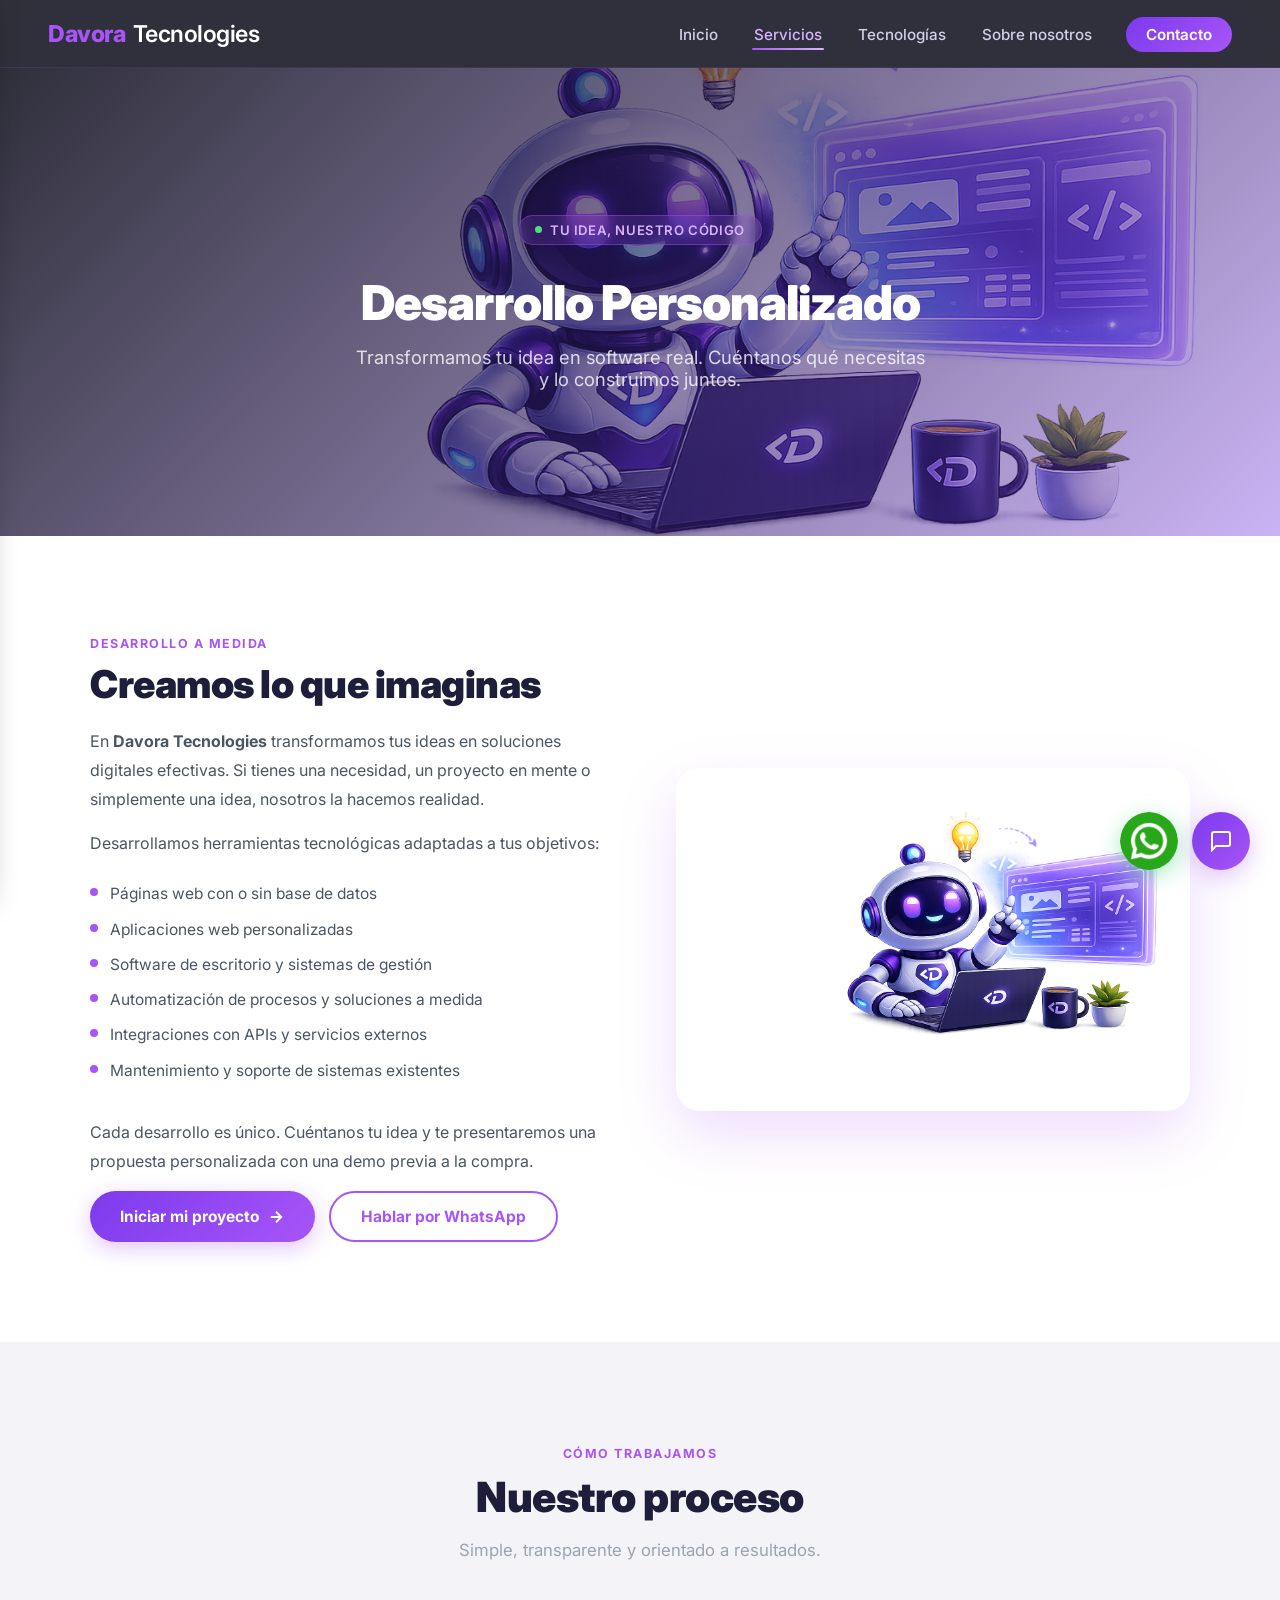
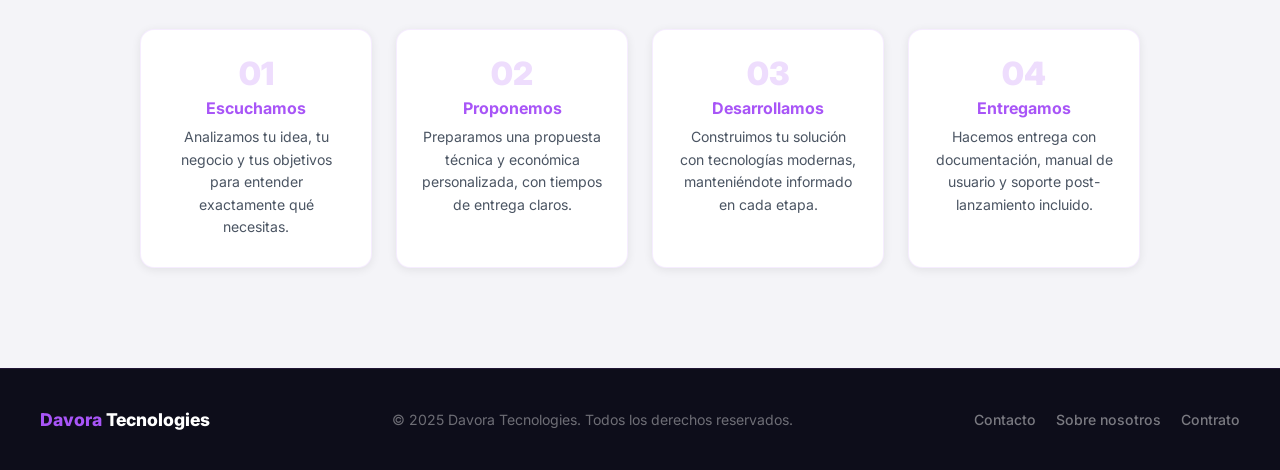
<file: desarrollo.html>
<!DOCTYPE html>
<html lang="es">
<head>
  <meta charset="UTF-8" />
  <meta name="viewport" content="width=device-width, initial-scale=1" />
  <meta name="description" content="Desarrollo web y aplicaciones personalizadas por Davora Tecnologies. Tu idea hecha software." />
  <link rel="icon" href="img/favicon.png" type="image/x-icon" />
  <title>Desarrollo Personalizado — Davora Tecnologies</title>
  <link rel="preconnect" href="https://fonts.googleapis.com" />
  <link rel="preconnect" href="https://fonts.gstatic.com" crossorigin />
  <link href="https://fonts.googleapis.com/css2?family=Inter:wght@300;400;500;600;700;800;900&display=swap" rel="stylesheet" />
  <link rel="stylesheet" href="css/base.css" />
  <link rel="stylesheet" href="css/desarrollo.css" />
  <script defer src="js/script.js"></script>
  <style>
    .page-hero {
      background: url('img/desarrollo-web.jpg') center/cover no-repeat;
      min-height: 52vh;
      position: relative;
      display: flex; align-items: center; justify-content: center;
      text-align: center; color: #fff;
      margin-top: var(--header-h);
    }
    .page-hero .hero-overlay  { background: linear-gradient(135deg, rgba(13,13,26,.85), rgba(124,58,237,.35)); }
    .page-hero .hero-content  { position: relative; z-index: 2; padding: 0 24px; }
    .page-hero .hero-title    { font-size: clamp(1.8em,4vw,3em); font-weight:900; letter-spacing:-1px; margin-bottom:14px; }
    .page-hero .hero-subtitle { font-size: clamp(.95em,1.6vw,1.15em); color:rgba(255,255,255,.8); max-width:580px; margin:0 auto; }

    /* Layout principal */
    .desarrollo-section {
      padding: 100px 40px;
      background: var(--white);
    }
    .desarrollo-inner {
      display: grid;
      grid-template-columns: 1fr 1fr;
      gap: 72px;
      align-items: center;
      max-width: 1100px;
      margin: 0 auto;
    }

    /* Contenido */
    .desarrollo-content .section-label { color: var(--purple); display:block; margin-bottom:10px; }
    .desarrollo-content h2 {
      font-size: clamp(1.7em,3vw,2.4em);
      font-weight: 900;
      color: var(--text-dark);
      letter-spacing: -.5px;
      margin-bottom: 20px;
      line-height: 1.2;
    }
    .desarrollo-content p {
      font-size: 1em;
      color: var(--gray-600);
      line-height: 1.8;
      margin-bottom: 16px;
    }
    .desarrollo-list {
      list-style: none;
      display: flex;
      flex-direction: column;
      gap: 12px;
      margin: 24px 0 36px;
    }
    .desarrollo-list li {
      display: flex;
      align-items: flex-start;
      gap: 12px;
      font-size: .97em;
      color: var(--gray-600);
      line-height: 1.5;
    }
    .desarrollo-list li::before {
      content: '';
      display: block;
      width: 8px; height: 8px;
      border-radius: 50%;
      background: var(--purple);
      flex-shrink: 0;
      margin-top: 6px;
    }

    /* Imagen */
    .desarrollo-img-wrap {
      border-radius: var(--radius-lg);
      overflow: hidden;
      box-shadow: 0 24px 60px rgba(168,85,247,.2);
      animation: floatImg 5s ease-in-out infinite;
    }
    .desarrollo-img-wrap img { width:100%; display:block; }
    @keyframes floatImg {
      0%,100% { transform: translateY(0); }
      50%      { transform: translateY(-12px); }
    }

    /* Proceso */
    .proceso-section {
      padding: 100px 40px;
      background: var(--gray-100);
    }
    .proceso-grid {
      display: grid;
      grid-template-columns: repeat(auto-fit, minmax(220px,1fr));
      gap: 24px;
      max-width: 1000px;
      margin: 0 auto;
    }
    .proceso-step {
      background: var(--white);
      border-radius: var(--radius-md);
      padding: 28px 24px;
      border: 1px solid rgba(168,85,247,.1);
      box-shadow: var(--shadow-sm);
      transition: transform var(--transition), box-shadow var(--transition), border-color var(--transition);
      text-align: center;
    }
    .proceso-step:hover {
      transform: translateY(-6px);
      box-shadow: 0 16px 40px rgba(168,85,247,.15);
      border-color: rgba(168,85,247,.3);
    }
    .proceso-num {
      font-size: 2em;
      font-weight: 900;
      color: rgba(168,85,247,.2);
      line-height: 1;
      margin-bottom: 8px;
    }
    .proceso-step h3 { font-size:1em; font-weight:700; color:var(--purple); margin-bottom:8px; }
    .proceso-step p  { font-size:.88em; color:var(--gray-600); line-height:1.6; }

    @media(max-width:900px){
      .desarrollo-inner { grid-template-columns:1fr; gap:40px; }
      .desarrollo-img-wrap { max-width:480px; margin:0 auto; }
    }
    @media(max-width:768px){
      .desarrollo-section { padding:70px 20px; }
      .proceso-section    { padding:70px 20px; }
      .proceso-grid       { grid-template-columns:1fr 1fr; }
    }
    @media(max-width:480px){
      .proceso-grid { grid-template-columns:1fr; }
    }
  </style>
</head>
<body>

  <!-- ===== SIDEBAR ===== -->
  <aside class="sidebar" id="sidebar" aria-label="Menú lateral">
    <div class="sidebar-logo">Davora <span>T.</span></div>
    <nav class="sidebar-nav">
      <a href="index.html#inicio" class="sidebar-link">
        <svg class="sidebar-icon" viewBox="0 0 24 24" fill="none" stroke="currentColor" stroke-width="2"><path d="M3 9l9-7 9 7v11a2 2 0 01-2 2H5a2 2 0 01-2-2z"/><polyline points="9 22 9 12 15 12 15 22"/></svg>
        <span class="sidebar-text">Inicio</span>
      </a>
      <a href="index.html#servicios" class="sidebar-link active">
        <svg class="sidebar-icon" viewBox="0 0 24 24" fill="none" stroke="currentColor" stroke-width="2"><circle cx="12" cy="12" r="3"/><path d="M19.07 4.93a10 10 0 010 14.14M4.93 4.93a10 10 0 000 14.14"/></svg>
        <span class="sidebar-text">Servicios</span>
      </a>
      <a href="index.html#tecnologias" class="sidebar-link">
        <svg class="sidebar-icon" viewBox="0 0 24 24" fill="none" stroke="currentColor" stroke-width="2"><rect x="2" y="3" width="20" height="14" rx="2"/><path d="M8 21h8M12 17v4"/></svg>
        <span class="sidebar-text">Tecnologías</span>
      </a>
      <a href="sobre-mi.html" class="sidebar-link">
        <svg class="sidebar-icon" viewBox="0 0 24 24" fill="none" stroke="currentColor" stroke-width="2"><path d="M20 21v-2a4 4 0 00-4-4H8a4 4 0 00-4 4v2"/><circle cx="12" cy="7" r="4"/></svg>
        <span class="sidebar-text">Sobre nosotros</span>
      </a>
      <a href="contacto.html" class="sidebar-link">
        <svg class="sidebar-icon" viewBox="0 0 24 24" fill="none" stroke="currentColor" stroke-width="2"><path d="M22 16.92v3a2 2 0 01-2.18 2 19.79 19.79 0 01-8.63-3.07A19.5 19.5 0 013.07 9.81 19.79 19.79 0 01.18 1.18 2 2 0 012.18 0h3a2 2 0 012 1.72c.127.96.361 1.903.7 2.81a2 2 0 01-.45 2.11L6.91 7.09a16 16 0 006 6l.46-.46a2 2 0 012.11-.45c.907.339 1.85.573 2.81.7A2 2 0 0122 16.92z"/></svg>
        <span class="sidebar-text">Contacto</span>
      </a>
    </nav>
  </aside>

  <!-- ===== HEADER ===== -->
  <header class="header" id="header">
    <nav class="navbar">
      <div class="navbar-brand">
        <button class="sidebar-toggle" id="sidebarToggle" aria-label="Abrir menú">
          <span></span><span></span><span></span>
        </button>
        <a href="index.html" class="logo">Davora <span>Tecnologies</span></a>
      </div>
      <ul class="nav-links">
        <li><a href="index.html#inicio">Inicio</a></li>
        <li><a href="index.html#servicios" class="active-link">Servicios</a></li>
        <li><a href="index.html#tecnologias">Tecnologías</a></li>
        <li><a href="sobre-mi.html">Sobre nosotros</a></li>
        <li><a href="contacto.html" class="nav-cta">Contacto</a></li>
      </ul>
    </nav>
  </header>

  <!-- ===== HERO ===== -->
  <section class="page-hero">
    <div class="hero-overlay"></div>
    <div class="hero-content">
      <div class="hero-badge"><span class="badge-dot"></span>Tu idea, nuestro código</div>
      <h1 class="hero-title">Desarrollo Personalizado</h1>
      <p class="hero-subtitle">Transformamos tu idea en software real. Cuéntanos qué necesitas y lo construimos juntos.</p>
    </div>
  </section>

  <!-- ===== CONTENIDO ===== -->
  <section class="desarrollo-section">
    <div class="desarrollo-inner">
      <div class="desarrollo-content reveal">
        <span class="section-label">Desarrollo a medida</span>
        <h2>Creamos lo que imaginas</h2>
        <p>En <strong>Davora Tecnologies</strong> transformamos tus ideas en soluciones digitales efectivas. Si tienes una necesidad, un proyecto en mente o simplemente una idea, nosotros la hacemos realidad.</p>
        <p>Desarrollamos herramientas tecnológicas adaptadas a tus objetivos:</p>
        <ul class="desarrollo-list">
          <li>Páginas web con o sin base de datos</li>
          <li>Aplicaciones web personalizadas</li>
          <li>Software de escritorio y sistemas de gestión</li>
          <li>Automatización de procesos y soluciones a medida</li>
          <li>Integraciones con APIs y servicios externos</li>
          <li>Mantenimiento y soporte de sistemas existentes</li>
        </ul>
        <p>Cada desarrollo es único. Cuéntanos tu idea y te presentaremos una propuesta personalizada con una demo previa a la compra.</p>
        <div style="display:flex;gap:14px;flex-wrap:wrap;margin-top:8px;">
          <a href="contacto.html" class="btn btn-primary">
            Iniciar mi proyecto
            <svg viewBox="0 0 24 24" fill="none" stroke="currentColor" stroke-width="2.5"><path d="M5 12h14M12 5l7 7-7 7"/></svg>
          </a>
          <a href="https://wa.me/573107864885" target="_blank" rel="noopener" class="btn btn-outline" style="color:var(--purple);border-color:var(--purple);">
            Hablar por WhatsApp
          </a>
        </div>
      </div>
      <div class="desarrollo-img-wrap reveal reveal-delay-2">
        <img src="img/desarrollo-web.jpg" alt="Desarrollo web Davora Tecnologies" loading="lazy" />
      </div>
    </div>
  </section>

  <!-- ===== PROCESO ===== -->
  <section class="proceso-section">
    <div class="section-header reveal">
      <span class="section-label">Cómo trabajamos</span>
      <h2 class="section-title">Nuestro proceso</h2>
      <p class="section-desc">Simple, transparente y orientado a resultados.</p>
    </div>
    <div class="proceso-grid">
      <div class="proceso-step reveal">
        <div class="proceso-num">01</div>
        <h3>Escuchamos</h3>
        <p>Analizamos tu idea, tu negocio y tus objetivos para entender exactamente qué necesitas.</p>
      </div>
      <div class="proceso-step reveal reveal-delay-1">
        <div class="proceso-num">02</div>
        <h3>Proponemos</h3>
        <p>Preparamos una propuesta técnica y económica personalizada, con tiempos de entrega claros.</p>
      </div>
      <div class="proceso-step reveal reveal-delay-2">
        <div class="proceso-num">03</div>
        <h3>Desarrollamos</h3>
        <p>Construimos tu solución con tecnologías modernas, manteniéndote informado en cada etapa.</p>
      </div>
      <div class="proceso-step reveal reveal-delay-3">
        <div class="proceso-num">04</div>
        <h3>Entregamos</h3>
        <p>Hacemos entrega con documentación, manual de usuario y soporte post-lanzamiento incluido.</p>
      </div>
    </div>
  </section>

  <!-- ===== FOOTER ===== -->
  <footer class="footer">
    <div class="footer-inner">
      <div class="footer-brand">Davora <span>Tecnologies</span></div>
      <p class="footer-copy">© 2025 Davora Tecnologies. Todos los derechos reservados.</p>
      <div class="footer-links">
        <a href="contacto.html">Contacto</a>
        <a href="sobre-mi.html">Sobre nosotros</a>
        <a href="contrato.html">Contrato</a>
      </div>
    </div>
  </footer>

  <!-- ===== CHATBOT ===== -->
  <div class="chatbot-container" id="chatbot" role="dialog" aria-label="Chat DavBot" aria-hidden="true">
    <div class="chatbot-header">
      <div class="chatbot-header-info">
        <div class="chatbot-avatar">🤖</div>
        <div><h3>DavBot</h3><span class="chatbot-status">En línea</span></div>
      </div>
      <button id="closeChat" aria-label="Cerrar chat">&times;</button>
    </div>
    <div class="chatbot-body" id="chatBody">
      <p class="bot-text">¡Hola! 👋 Soy <b>DavBot</b> de Davora. ¿En qué puedo ayudarte hoy?</p>
      <div class="options">
        <button class="option-btn">¿Por qué comprar con Davora Software?</button>
        <button class="option-btn">¿Cuánto tarda un desarrollo?</button>
        <button class="option-btn">¿Qué tipos de software hacen?</button>
        <button class="option-btn">¿Puedo solicitar una demo?</button>
      </div>
    </div>
  </div>
  <button class="chat-toggle" id="openChat" aria-label="Abrir chat">
    <svg viewBox="0 0 24 24" fill="none" stroke="currentColor" stroke-width="2"><path d="M21 15a2 2 0 01-2 2H7l-4 4V5a2 2 0 012-2h14a2 2 0 012 2z"/></svg>
  </button>
  <a href="https://wa.me/573107864885" class="whatsapp-float" target="_blank" rel="noopener noreferrer" aria-label="WhatsApp">
    <img src="img/whatsapp.png" alt="" class="whatsapp-icon" aria-hidden="true" />
  </a>

</body>
</html>
</file>
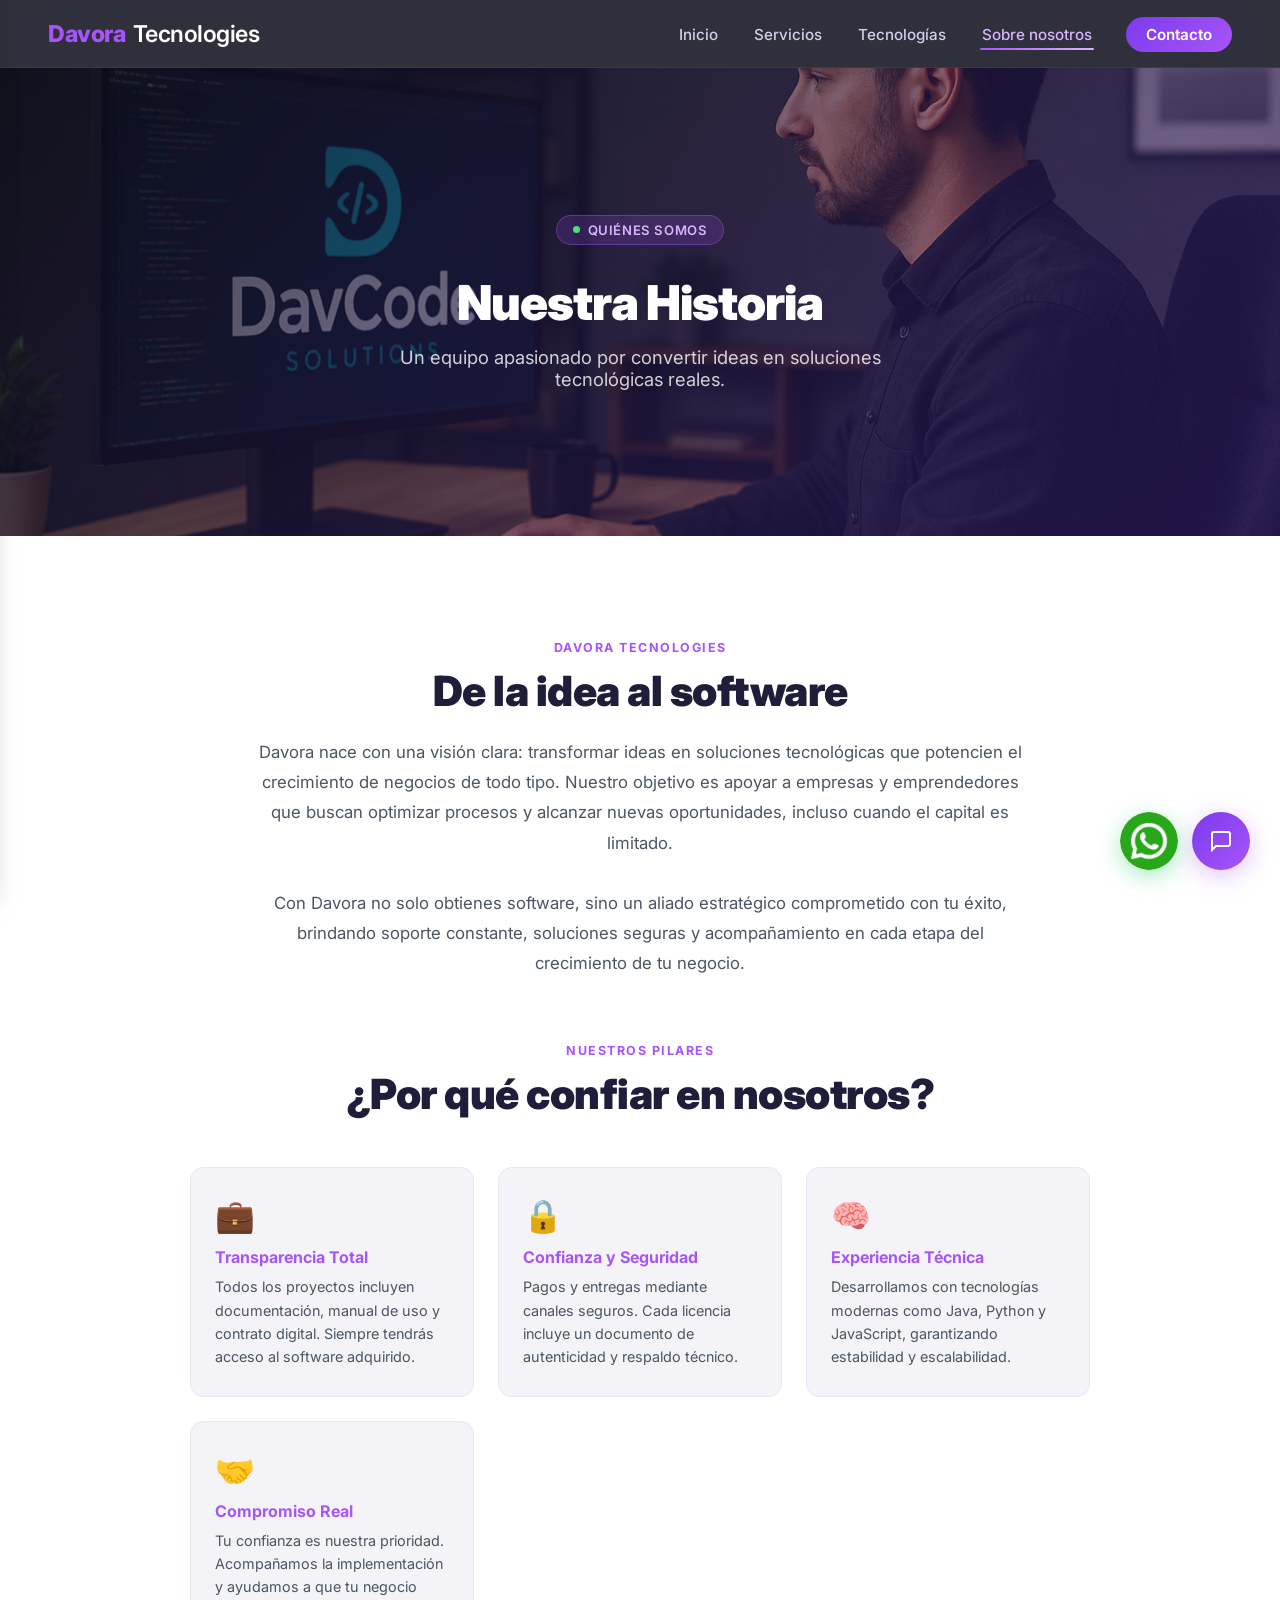
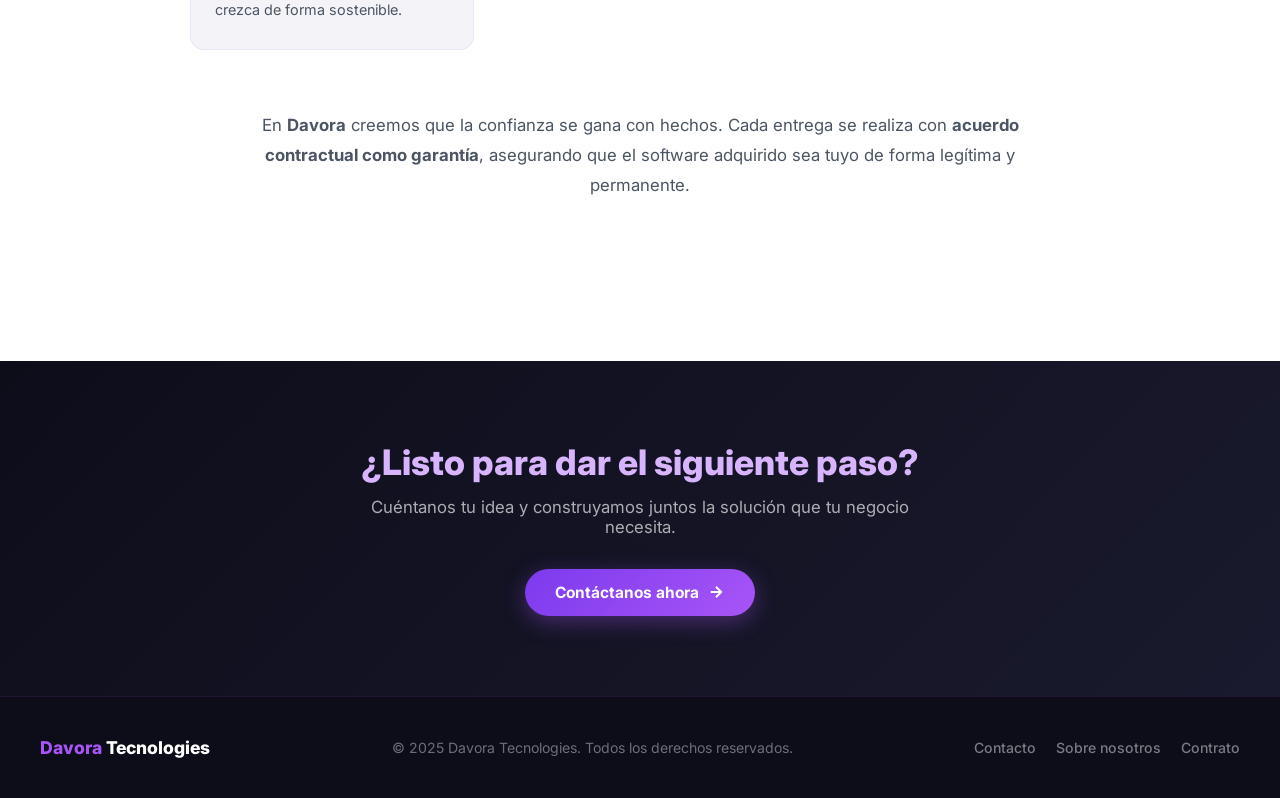
<file: sobre-mi.html>
<!DOCTYPE html>
<html lang="es">
<head>
  <meta charset="UTF-8" />
  <meta name="viewport" content="width=device-width, initial-scale=1" />
  <meta name="description" content="Conoce la historia y valores de Davora Tecnologies, tu aliado estratégico en tecnología." />
  <link rel="icon" href="img/favicon.png" type="image/x-icon" />
  <title>Sobre Nosotros — Davora Tecnologies</title>
  <link rel="preconnect" href="https://fonts.googleapis.com" />
  <link rel="preconnect" href="https://fonts.gstatic.com" crossorigin />
  <link href="https://fonts.googleapis.com/css2?family=Inter:wght@300;400;500;600;700;800;900&display=swap" rel="stylesheet" />
  <link rel="stylesheet" href="css/base.css" />
  <link rel="stylesheet" href="css/sobre-mi.css" />
  <script defer src="js/script.js"></script>
  <style>
    /* ── Página interna compartida ── */
    .page-hero {
      background: url('img/tecnologia.png') center/cover no-repeat;
      min-height: 52vh;
      position: relative;
      display: flex;
      align-items: center;
      justify-content: center;
      text-align: center;
      color: #fff;
      margin-top: var(--header-h);
    }
    .page-hero .hero-overlay {
      background: linear-gradient(135deg, rgba(13,13,26,.82), rgba(124,58,237,.28));
    }
    .page-hero .hero-content { position: relative; z-index: 2; padding: 0 24px; }
    .page-hero .hero-title   { font-size: clamp(1.8em,4vw,3em); font-weight: 900; letter-spacing: -1px; margin-bottom: 14px; }
    .page-hero .hero-subtitle{ font-size: clamp(.95em,1.6vw,1.15em); color: rgba(255,255,255,.8); max-width: 580px; margin: 0 auto; }

    /* ── Sobre nosotros content ── */
    .sobre-section {
      padding: 100px 40px;
      background: #fff;
    }
    .sobre-inner {
      max-width: 900px;
      margin: 0 auto;
      text-align: center;
    }
    .sobre-inner .section-label { color: var(--purple); }
    .sobre-inner .section-title { color: var(--text-dark); margin-bottom: 20px; }
    .sobre-text {
      font-size: 1.05em;
      color: var(--gray-600);
      line-height: 1.8;
      max-width: 780px;
      margin: 0 auto 60px;
    }
    .sobre-text + .sobre-text { margin-top: -30px; }

    /* Valores */
    .valores-grid {
      display: grid;
      grid-template-columns: repeat(auto-fit, minmax(220px, 1fr));
      gap: 24px;
      margin: 48px 0 60px;
      text-align: left;
    }
    .valor-card {
      background: var(--gray-100);
      border: 1px solid rgba(168,85,247,.1);
      border-radius: var(--radius-md);
      padding: 28px 24px;
      transition: transform var(--transition), box-shadow var(--transition), border-color var(--transition);
    }
    .valor-card:hover {
      transform: translateY(-6px);
      box-shadow: 0 12px 32px rgba(168,85,247,.15);
      border-color: rgba(168,85,247,.3);
    }
    .valor-icon { font-size: 2em; margin-bottom: 12px; }
    .valor-card h3 { font-size: 1em; font-weight: 700; color: var(--purple); margin-bottom: 8px; }
    .valor-card p  { font-size: .9em; color: var(--gray-600); line-height: 1.6; }

    /* CTA strip */
    .sobre-cta {
      background: linear-gradient(135deg, var(--dark-1), var(--dark-2));
      padding: 80px 40px;
      text-align: center;
      color: #fff;
    }
    .sobre-cta h2 { font-size: clamp(1.5em,3vw,2.2em); font-weight: 800; margin-bottom: 14px; color: var(--purple-light); }
    .sobre-cta p  { color: rgba(255,255,255,.65); margin-bottom: 32px; font-size: 1.05em; max-width: 540px; margin-left: auto; margin-right: auto; }

    @media(max-width:768px){
      .sobre-section { padding: 70px 20px; }
      .valores-grid  { grid-template-columns: 1fr 1fr; }
      .sobre-cta     { padding: 60px 20px; }
    }
    @media(max-width:480px){
      .valores-grid { grid-template-columns: 1fr; }
    }
  </style>
</head>
<body>

  <!-- ===== SIDEBAR ===== -->
  <aside class="sidebar" id="sidebar" aria-label="Menú lateral">
    <div class="sidebar-logo">Davora <span>T.</span></div>
    <nav class="sidebar-nav">
      <a href="index.html#inicio" class="sidebar-link">
        <svg class="sidebar-icon" viewBox="0 0 24 24" fill="none" stroke="currentColor" stroke-width="2"><path d="M3 9l9-7 9 7v11a2 2 0 01-2 2H5a2 2 0 01-2-2z"/><polyline points="9 22 9 12 15 12 15 22"/></svg>
        <span class="sidebar-text">Inicio</span>
      </a>
      <a href="index.html#servicios" class="sidebar-link">
        <svg class="sidebar-icon" viewBox="0 0 24 24" fill="none" stroke="currentColor" stroke-width="2"><circle cx="12" cy="12" r="3"/><path d="M19.07 4.93a10 10 0 010 14.14M4.93 4.93a10 10 0 000 14.14"/></svg>
        <span class="sidebar-text">Servicios</span>
      </a>
      <a href="index.html#tecnologias" class="sidebar-link">
        <svg class="sidebar-icon" viewBox="0 0 24 24" fill="none" stroke="currentColor" stroke-width="2"><rect x="2" y="3" width="20" height="14" rx="2"/><path d="M8 21h8M12 17v4"/></svg>
        <span class="sidebar-text">Tecnologías</span>
      </a>
      <a href="sobre-mi.html" class="sidebar-link active">
        <svg class="sidebar-icon" viewBox="0 0 24 24" fill="none" stroke="currentColor" stroke-width="2"><path d="M20 21v-2a4 4 0 00-4-4H8a4 4 0 00-4 4v2"/><circle cx="12" cy="7" r="4"/></svg>
        <span class="sidebar-text">Sobre nosotros</span>
      </a>
      <a href="contacto.html" class="sidebar-link">
        <svg class="sidebar-icon" viewBox="0 0 24 24" fill="none" stroke="currentColor" stroke-width="2"><path d="M22 16.92v3a2 2 0 01-2.18 2 19.79 19.79 0 01-8.63-3.07A19.5 19.5 0 013.07 9.81 19.79 19.79 0 01.18 1.18 2 2 0 012.18 0h3a2 2 0 012 1.72c.127.96.361 1.903.7 2.81a2 2 0 01-.45 2.11L6.91 7.09a16 16 0 006 6l.46-.46a2 2 0 012.11-.45c.907.339 1.85.573 2.81.7A2 2 0 0122 16.92z"/></svg>
        <span class="sidebar-text">Contacto</span>
      </a>
    </nav>
  </aside>

  <!-- ===== HEADER ===== -->
  <header class="header" id="header">
    <nav class="navbar">
      <div class="navbar-brand">
        <button class="sidebar-toggle" id="sidebarToggle" aria-label="Abrir menú">
          <span></span><span></span><span></span>
        </button>
        <a href="index.html" class="logo">Davora <span>Tecnologies</span></a>
      </div>
      <ul class="nav-links">
        <li><a href="index.html#inicio">Inicio</a></li>
        <li><a href="index.html#servicios">Servicios</a></li>
        <li><a href="index.html#tecnologias">Tecnologías</a></li>
        <li><a href="sobre-mi.html" class="active-link">Sobre nosotros</a></li>
        <li><a href="contacto.html" class="nav-cta">Contacto</a></li>
      </ul>
    </nav>
  </header>

  <!-- ===== HERO ===== -->
  <section class="page-hero">
    <div class="hero-overlay"></div>
    <div class="hero-content">
      <div class="hero-badge"><span class="badge-dot"></span>Quiénes somos</div>
      <h1 class="hero-title">Nuestra Historia</h1>
      <p class="hero-subtitle">Un equipo apasionado por convertir ideas en soluciones tecnológicas reales.</p>
    </div>
  </section>

  <!-- ===== HISTORIA ===== -->
  <section class="sobre-section">
    <div class="sobre-inner">
      <div class="reveal">
        <span class="section-label">Davora Tecnologies</span>
        <h2 class="section-title">De la idea al software</h2>
        <p class="sobre-text">
          Davora nace con una visión clara: transformar ideas en soluciones tecnológicas que potencien el
          crecimiento de negocios de todo tipo. Nuestro objetivo es apoyar a empresas y emprendedores que
          buscan optimizar procesos y alcanzar nuevas oportunidades, incluso cuando el capital es limitado.
        </p>
        <p class="sobre-text">
          Con Davora no solo obtienes software, sino un aliado estratégico comprometido con tu éxito,
          brindando soporte constante, soluciones seguras y acompañamiento en cada etapa del crecimiento
          de tu negocio.
        </p>
      </div>

      <!-- Valores -->
      <div class="reveal">
        <span class="section-label">Nuestros pilares</span>
        <h2 class="section-title">¿Por qué confiar en nosotros?</h2>
      </div>
      <div class="valores-grid">
        <div class="valor-card reveal">
          <div class="valor-icon">💼</div>
          <h3>Transparencia Total</h3>
          <p>Todos los proyectos incluyen documentación, manual de uso y contrato digital. Siempre tendrás acceso al software adquirido.</p>
        </div>
        <div class="valor-card reveal reveal-delay-1">
          <div class="valor-icon">🔒</div>
          <h3>Confianza y Seguridad</h3>
          <p>Pagos y entregas mediante canales seguros. Cada licencia incluye un documento de autenticidad y respaldo técnico.</p>
        </div>
        <div class="valor-card reveal reveal-delay-2">
          <div class="valor-icon">🧠</div>
          <h3>Experiencia Técnica</h3>
          <p>Desarrollamos con tecnologías modernas como Java, Python y JavaScript, garantizando estabilidad y escalabilidad.</p>
        </div>
        <div class="valor-card reveal reveal-delay-3">
          <div class="valor-icon">🤝</div>
          <h3>Compromiso Real</h3>
          <p>Tu confianza es nuestra prioridad. Acompañamos la implementación y ayudamos a que tu negocio crezca de forma sostenible.</p>
        </div>
      </div>

      <p class="sobre-text reveal">
        En <strong>Davora</strong> creemos que la confianza se gana con hechos. Cada entrega se realiza con
        <strong>acuerdo contractual como garantía</strong>, asegurando que el software adquirido sea tuyo de
        forma legítima y permanente.
      </p>
    </div>
  </section>

  <!-- ===== CTA ===== -->
  <section class="sobre-cta">
    <div class="reveal">
      <h2>¿Listo para dar el siguiente paso?</h2>
      <p>Cuéntanos tu idea y construyamos juntos la solución que tu negocio necesita.</p>
      <a href="contacto.html" class="btn btn-primary">Contáctanos ahora
        <svg viewBox="0 0 24 24" fill="none" stroke="currentColor" stroke-width="2.5"><path d="M5 12h14M12 5l7 7-7 7"/></svg>
      </a>
    </div>
  </section>

  <!-- ===== FOOTER ===== -->
  <footer class="footer">
    <div class="footer-inner">
      <div class="footer-brand">Davora <span>Tecnologies</span></div>
      <p class="footer-copy">© 2025 Davora Tecnologies. Todos los derechos reservados.</p>
      <div class="footer-links">
        <a href="contacto.html">Contacto</a>
        <a href="sobre-mi.html">Sobre nosotros</a>
        <a href="contrato.html">Contrato</a>
      </div>
    </div>
  </footer>

  <!-- ===== CHATBOT ===== -->
  <div class="chatbot-container" id="chatbot" role="dialog" aria-label="Chat DavBot" aria-hidden="true">
    <div class="chatbot-header">
      <div class="chatbot-header-info">
        <div class="chatbot-avatar">🤖</div>
        <div><h3>DavBot</h3><span class="chatbot-status">En línea</span></div>
      </div>
      <button id="closeChat" aria-label="Cerrar chat">&times;</button>
    </div>
    <div class="chatbot-body" id="chatBody">
      <p class="bot-text">¡Hola! 👋 Soy <b>DavBot</b> de Davora. ¿En qué puedo ayudarte hoy?</p>
      <div class="options">
        <button class="option-btn">¿Por qué comprar con Davora Software?</button>
        <button class="option-btn">¿Cuánto tarda un desarrollo?</button>
        <button class="option-btn">¿Qué tipos de software hacen?</button>
        <button class="option-btn">¿Puedo solicitar una demo?</button>
      </div>
    </div>
  </div>
  <button class="chat-toggle" id="openChat" aria-label="Abrir chat">
    <svg viewBox="0 0 24 24" fill="none" stroke="currentColor" stroke-width="2"><path d="M21 15a2 2 0 01-2 2H7l-4 4V5a2 2 0 012-2h14a2 2 0 012 2z"/></svg>
  </button>
  <a href="https://wa.me/573107864885" class="whatsapp-float" target="_blank" rel="noopener noreferrer" aria-label="WhatsApp">
    <img src="img/whatsapp.png" alt="" class="whatsapp-icon" aria-hidden="true" />
  </a>

</body>
</html>
</file>
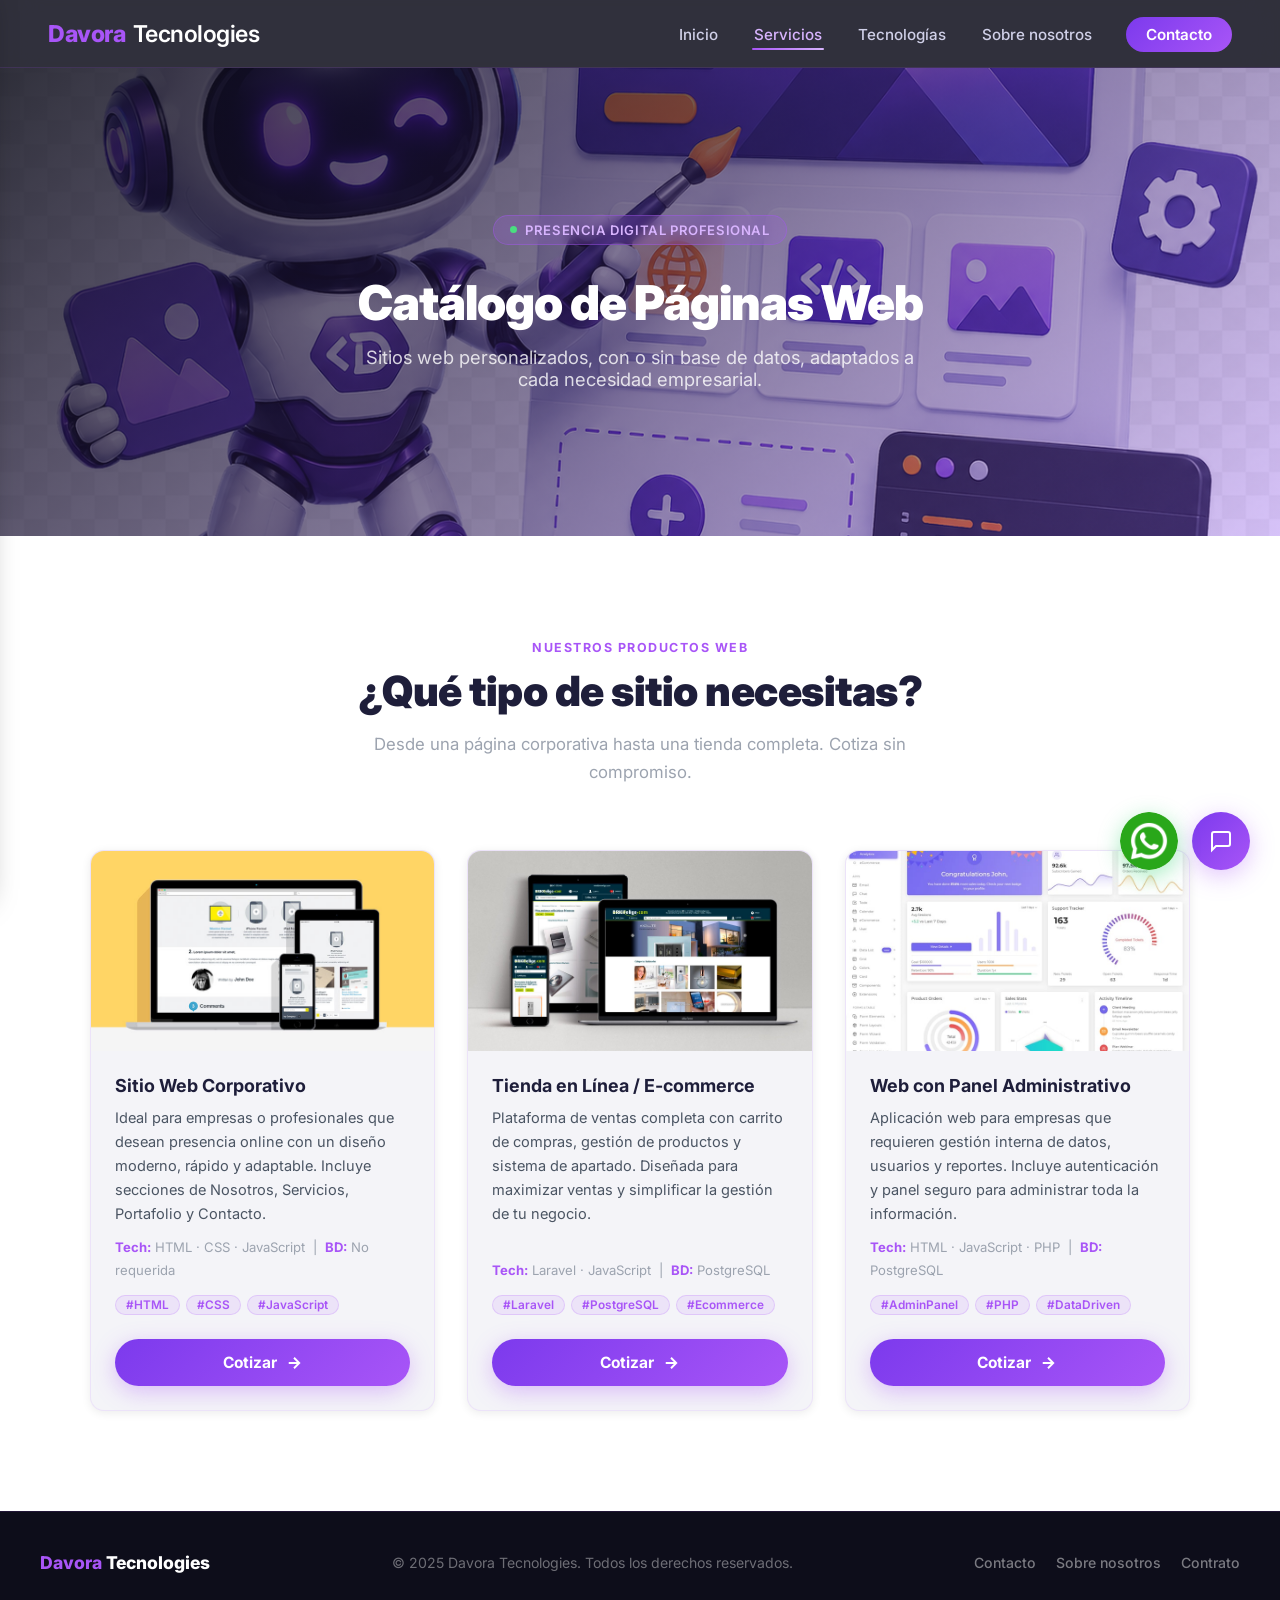
<file: web.html>
<!DOCTYPE html>
<html lang="es">
<head>
  <meta charset="UTF-8" />
  <meta name="viewport" content="width=device-width, initial-scale=1" />
  <meta name="description" content="Catálogo de páginas web de Davora Tecnologies. Sitios corporativos, e-commerce y paneles administrativos." />
  <link rel="icon" href="img/favicon.png" type="image/x-icon" />
  <title>Páginas Web — Davora Tecnologies</title>
  <link rel="preconnect" href="https://fonts.googleapis.com" />
  <link rel="preconnect" href="https://fonts.gstatic.com" crossorigin />
  <link href="https://fonts.googleapis.com/css2?family=Inter:wght@300;400;500;600;700;800;900&display=swap" rel="stylesheet" />
  <link rel="stylesheet" href="css/base.css" />
  <link rel="stylesheet" href="css/web.css" />
  <script defer src="js/script.js"></script>
  <style>
    .page-hero {
      background: url('img/servicios.jpg') center/cover no-repeat;
      min-height: 52vh;
      position: relative;
      display: flex; align-items: center; justify-content: center;
      text-align: center; color: #fff;
      margin-top: var(--header-h);
    }
    .page-hero .hero-overlay  { background: linear-gradient(135deg, rgba(13,13,26,.85), rgba(124,58,237,.3)); }
    .page-hero .hero-content  { position: relative; z-index: 2; padding: 0 24px; }
    .page-hero .hero-title    { font-size: clamp(1.8em,4vw,3em); font-weight:900; letter-spacing:-1px; margin-bottom:14px; }
    .page-hero .hero-subtitle { font-size: clamp(.95em,1.6vw,1.15em); color:rgba(255,255,255,.8); max-width:580px; margin:0 auto; }

    /* Catálogo web */
    .web-section { padding: 100px 40px; background: var(--white); }
    .web-grid {
      display: grid;
      grid-template-columns: repeat(auto-fit, minmax(300px,1fr));
      gap: 32px;
      max-width: 1100px;
      margin: 0 auto;
    }
    .web-card {
      background: var(--gray-100);
      border-radius: var(--radius-md);
      overflow: hidden;
      border: 1px solid rgba(168,85,247,.1);
      box-shadow: var(--shadow-sm);
      display: flex; flex-direction: column;
      transition: transform var(--transition), box-shadow var(--transition), border-color var(--transition);
    }
    .web-card:hover {
      transform: translateY(-10px);
      box-shadow: 0 20px 48px rgba(168,85,247,.18);
      border-color: rgba(168,85,247,.35);
    }
    .web-card-img { position:relative; overflow:hidden; height:200px; }
    .web-card-img img { width:100%; height:100%; object-fit:cover; transition:transform .5s ease; }
    .web-card:hover .web-card-img img { transform: scale(1.06); }
    .web-card-body { padding: 24px; flex:1; display:flex; flex-direction:column; gap:10px; }
    .web-card-body h3 { font-size:1.12em; font-weight:700; color:var(--text-dark); }
    .web-card-body p  { font-size:.91em; color:var(--gray-600); line-height:1.65; flex:1; }
    .web-card-meta    { font-size:.82em; color:var(--gray-400); line-height:1.7; }
    .web-card-meta strong { color:var(--purple); }
    .web-tags { display:flex; flex-wrap:wrap; gap:6px; margin-top:4px; }
    .web-tag  { font-size:.74em; font-weight:600; color:var(--purple); background:rgba(168,85,247,.1); border:1px solid rgba(168,85,247,.2); border-radius:50px; padding:2px 10px; }
    .web-card-footer { padding: 0 24px 24px; }
    .web-card-footer .btn { width:100%; justify-content:center; }

    @media(max-width:768px){
      .web-section { padding: 70px 20px; }
      .web-grid { grid-template-columns:1fr; max-width:420px; }
    }
  </style>
</head>
<body>

  <!-- ===== SIDEBAR ===== -->
  <aside class="sidebar" id="sidebar" aria-label="Menú lateral">
    <div class="sidebar-logo">Davora <span>T.</span></div>
    <nav class="sidebar-nav">
      <a href="index.html#inicio" class="sidebar-link">
        <svg class="sidebar-icon" viewBox="0 0 24 24" fill="none" stroke="currentColor" stroke-width="2"><path d="M3 9l9-7 9 7v11a2 2 0 01-2 2H5a2 2 0 01-2-2z"/><polyline points="9 22 9 12 15 12 15 22"/></svg>
        <span class="sidebar-text">Inicio</span>
      </a>
      <a href="index.html#servicios" class="sidebar-link active">
        <svg class="sidebar-icon" viewBox="0 0 24 24" fill="none" stroke="currentColor" stroke-width="2"><circle cx="12" cy="12" r="3"/><path d="M19.07 4.93a10 10 0 010 14.14M4.93 4.93a10 10 0 000 14.14"/></svg>
        <span class="sidebar-text">Servicios</span>
      </a>
      <a href="index.html#tecnologias" class="sidebar-link">
        <svg class="sidebar-icon" viewBox="0 0 24 24" fill="none" stroke="currentColor" stroke-width="2"><rect x="2" y="3" width="20" height="14" rx="2"/><path d="M8 21h8M12 17v4"/></svg>
        <span class="sidebar-text">Tecnologías</span>
      </a>
      <a href="sobre-mi.html" class="sidebar-link">
        <svg class="sidebar-icon" viewBox="0 0 24 24" fill="none" stroke="currentColor" stroke-width="2"><path d="M20 21v-2a4 4 0 00-4-4H8a4 4 0 00-4 4v2"/><circle cx="12" cy="7" r="4"/></svg>
        <span class="sidebar-text">Sobre nosotros</span>
      </a>
      <a href="contacto.html" class="sidebar-link">
        <svg class="sidebar-icon" viewBox="0 0 24 24" fill="none" stroke="currentColor" stroke-width="2"><path d="M22 16.92v3a2 2 0 01-2.18 2 19.79 19.79 0 01-8.63-3.07A19.5 19.5 0 013.07 9.81 19.79 19.79 0 01.18 1.18 2 2 0 012.18 0h3a2 2 0 012 1.72c.127.96.361 1.903.7 2.81a2 2 0 01-.45 2.11L6.91 7.09a16 16 0 006 6l.46-.46a2 2 0 012.11-.45c.907.339 1.85.573 2.81.7A2 2 0 0122 16.92z"/></svg>
        <span class="sidebar-text">Contacto</span>
      </a>
    </nav>
  </aside>

  <!-- ===== HEADER ===== -->
  <header class="header" id="header">
    <nav class="navbar">
      <div class="navbar-brand">
        <button class="sidebar-toggle" id="sidebarToggle" aria-label="Abrir menú">
          <span></span><span></span><span></span>
        </button>
        <a href="index.html" class="logo">Davora <span>Tecnologies</span></a>
      </div>
      <ul class="nav-links">
        <li><a href="index.html#inicio">Inicio</a></li>
        <li><a href="index.html#servicios" class="active-link">Servicios</a></li>
        <li><a href="index.html#tecnologias">Tecnologías</a></li>
        <li><a href="sobre-mi.html">Sobre nosotros</a></li>
        <li><a href="contacto.html" class="nav-cta">Contacto</a></li>
      </ul>
    </nav>
  </header>

  <!-- ===== HERO ===== -->
  <section class="page-hero">
    <div class="hero-overlay"></div>
    <div class="hero-content">
      <div class="hero-badge"><span class="badge-dot"></span>Presencia digital profesional</div>
      <h1 class="hero-title">Catálogo de Páginas Web</h1>
      <p class="hero-subtitle">Sitios web personalizados, con o sin base de datos, adaptados a cada necesidad empresarial.</p>
    </div>
  </section>

  <!-- ===== CATÁLOGO ===== -->
  <section class="web-section">
    <div class="section-header reveal">
      <span class="section-label">Nuestros productos web</span>
      <h2 class="section-title">¿Qué tipo de sitio necesitas?</h2>
      <p class="section-desc">Desde una página corporativa hasta una tienda completa. Cotiza sin compromiso.</p>
    </div>

    <div class="web-grid">

      <!-- Corporativo -->
      <article class="web-card reveal">
        <div class="web-card-img">
          <img src="img/corporativa.jpg" alt="Sitio Web Corporativo" loading="lazy" />
        </div>
        <div class="web-card-body">
          <h3>Sitio Web Corporativo</h3>
          <p>Ideal para empresas o profesionales que desean presencia online con un diseño moderno, rápido y adaptable. Incluye secciones de Nosotros, Servicios, Portafolio y Contacto.</p>
          <div class="web-card-meta">
            <strong>Tech:</strong> HTML · CSS · JavaScript &nbsp;|&nbsp;
            <strong>BD:</strong> No requerida
          </div>
          <div class="web-tags">
            <span class="web-tag">#HTML</span>
            <span class="web-tag">#CSS</span>
            <span class="web-tag">#JavaScript</span>
          </div>
        </div>
        <div class="web-card-footer">
          <a href="https://wa.me/573107864885" target="_blank" rel="noopener" class="btn btn-primary">
            Cotizar
            <svg viewBox="0 0 24 24" fill="none" stroke="currentColor" stroke-width="2.5"><path d="M5 12h14M12 5l7 7-7 7"/></svg>
          </a>
        </div>
      </article>

      <!-- E-commerce -->
      <article class="web-card reveal reveal-delay-1">
        <div class="web-card-img">
          <img src="img/tienda.jpg" alt="Tienda en Línea" loading="lazy" />
        </div>
        <div class="web-card-body">
          <h3>Tienda en Línea / E-commerce</h3>
          <p>Plataforma de ventas completa con carrito de compras, gestión de productos y sistema de apartado. Diseñada para maximizar ventas y simplificar la gestión de tu negocio.</p>
          <div class="web-card-meta">
            <strong>Tech:</strong> Laravel · JavaScript &nbsp;|&nbsp;
            <strong>BD:</strong> PostgreSQL
          </div>
          <div class="web-tags">
            <span class="web-tag">#Laravel</span>
            <span class="web-tag">#PostgreSQL</span>
            <span class="web-tag">#Ecommerce</span>
          </div>
        </div>
        <div class="web-card-footer">
          <a href="https://wa.me/573107864885" target="_blank" rel="noopener" class="btn btn-primary">
            Cotizar
            <svg viewBox="0 0 24 24" fill="none" stroke="currentColor" stroke-width="2.5"><path d="M5 12h14M12 5l7 7-7 7"/></svg>
          </a>
        </div>
      </article>

      <!-- Admin Panel -->
      <article class="web-card reveal reveal-delay-2">
        <div class="web-card-img">
          <img src="img/webadmin.jpg" alt="Web con Panel Administrativo" loading="lazy" />
        </div>
        <div class="web-card-body">
          <h3>Web con Panel Administrativo</h3>
          <p>Aplicación web para empresas que requieren gestión interna de datos, usuarios y reportes. Incluye autenticación y panel seguro para administrar toda la información.</p>
          <div class="web-card-meta">
            <strong>Tech:</strong> HTML · JavaScript · PHP &nbsp;|&nbsp;
            <strong>BD:</strong> PostgreSQL
          </div>
          <div class="web-tags">
            <span class="web-tag">#AdminPanel</span>
            <span class="web-tag">#PHP</span>
            <span class="web-tag">#DataDriven</span>
          </div>
        </div>
        <div class="web-card-footer">
          <a href="https://wa.me/573107864885" target="_blank" rel="noopener" class="btn btn-primary">
            Cotizar
            <svg viewBox="0 0 24 24" fill="none" stroke="currentColor" stroke-width="2.5"><path d="M5 12h14M12 5l7 7-7 7"/></svg>
          </a>
        </div>
      </article>

    </div>
  </section>

  <!-- ===== FOOTER ===== -->
  <footer class="footer">
    <div class="footer-inner">
      <div class="footer-brand">Davora <span>Tecnologies</span></div>
      <p class="footer-copy">© 2025 Davora Tecnologies. Todos los derechos reservados.</p>
      <div class="footer-links">
        <a href="contacto.html">Contacto</a>
        <a href="sobre-mi.html">Sobre nosotros</a>
        <a href="contrato.html">Contrato</a>
      </div>
    </div>
  </footer>

  <!-- ===== CHATBOT ===== -->
  <div class="chatbot-container" id="chatbot" role="dialog" aria-label="Chat DavBot" aria-hidden="true">
    <div class="chatbot-header">
      <div class="chatbot-header-info">
        <div class="chatbot-avatar">🤖</div>
        <div><h3>DavBot</h3><span class="chatbot-status">En línea</span></div>
      </div>
      <button id="closeChat" aria-label="Cerrar chat">&times;</button>
    </div>
    <div class="chatbot-body" id="chatBody">
      <p class="bot-text">¡Hola! 👋 Soy <b>DavBot</b> de Davora. ¿En qué puedo ayudarte hoy?</p>
      <div class="options">
        <button class="option-btn">¿Por qué comprar con Davora Software?</button>
        <button class="option-btn">¿Cuánto tarda un desarrollo?</button>
        <button class="option-btn">¿Qué tipos de software hacen?</button>
        <button class="option-btn">¿Puedo solicitar una demo?</button>
      </div>
    </div>
  </div>
  <button class="chat-toggle" id="openChat" aria-label="Abrir chat">
    <svg viewBox="0 0 24 24" fill="none" stroke="currentColor" stroke-width="2"><path d="M21 15a2 2 0 01-2 2H7l-4 4V5a2 2 0 012-2h14a2 2 0 012 2z"/></svg>
  </button>
  <a href="https://wa.me/573107864885" class="whatsapp-float" target="_blank" rel="noopener noreferrer" aria-label="WhatsApp">
    <img src="img/whatsapp.png" alt="" class="whatsapp-icon" aria-hidden="true" />
  </a>

</body>
</html>
</file>
<file: css/base.css>
/* =====================================================
   base.css — Compartido por todas las páginas
   ===================================================== */

/* ===== VARIABLES ===== */
:root {
  --purple:       #a855f7;
  --purple-light: #d8b4fe;
  --purple-dark:  #7c3aed;
  --purple-glow:  rgba(168, 85, 247, 0.35);
  --dark-1:       #0d0d1a;
  --dark-2:       #1a1a2e;
  --dark-3:       #16213e;
  --white:        #ffffff;
  --gray-100:     #f4f4f8;
  --gray-400:     #9ca3af;
  --gray-600:     #4b5563;
  --text-dark:    #1e1e3a;
  --font:         'Inter', 'Segoe UI', sans-serif;
  --radius-sm:    8px;
  --radius-md:    14px;
  --radius-lg:    24px;
  --shadow-sm:    0 2px 10px rgba(0,0,0,.08);
  --shadow-md:    0 6px 24px rgba(0,0,0,.12);
  --shadow-lg:    0 16px 48px rgba(0,0,0,.18);
  --transition:   .35s cubic-bezier(.4,0,.2,1);
  --header-h:     68px;
}

/* ===== RESET ===== */
*, *::before, *::after { margin: 0; padding: 0; box-sizing: border-box; }
html { scroll-behavior: smooth; }
body {
  font-family: var(--font);
  color: var(--text-dark);
  background: var(--gray-100);
  overflow-x: hidden;
  -webkit-font-smoothing: antialiased;
}
img { display: block; max-width: 100%; }
a { text-decoration: none; }
ul { list-style: none; }

/* ===== SIDEBAR ===== */
.sidebar {
  position: fixed;
  left: -290px; top: 0;
  width: 270px; height: 100vh;
  background: linear-gradient(160deg, var(--dark-1) 0%, var(--dark-2) 100%);
  z-index: 1000;
  transition: left var(--transition);
  box-shadow: 4px 0 30px rgba(0,0,0,.4);
  padding: calc(var(--header-h) + 16px) 0 24px;
  overflow-y: auto;
  display: flex; flex-direction: column; gap: 8px;
}
.sidebar.active { left: 0; }

.sidebar-logo {
  font-family: var(--font);
  font-size: 1.1em; font-weight: 800;
  color: var(--purple-light);
  padding: 0 24px 20px;
  border-bottom: 1px solid rgba(168,85,247,.15);
  margin-bottom: 8px;
}
.sidebar-logo span { color: var(--white); }

.sidebar-nav {
  display: flex; flex-direction: column;
  padding: 0 12px; gap: 4px;
}

.sidebar-link {
  display: flex; align-items: center; gap: 14px;
  padding: 12px 16px;
  color: #c4c4d8;
  border-radius: var(--radius-sm);
  transition: all var(--transition);
  font-weight: 500; font-size: .93em;
}
.sidebar-link:hover,
.sidebar-link.active { background: rgba(168,85,247,.12); color: var(--purple-light); }
.sidebar-link.active  { background: rgba(168,85,247,.18); }

.sidebar-icon {
  width: 20px; height: 20px; flex-shrink: 0;
  transition: transform var(--transition);
}
.sidebar-link:hover .sidebar-icon { transform: scale(1.15); }

/* ===== HEADER ===== */
.header {
  position: fixed; top: 0; left: 0; right: 0;
  height: var(--header-h);
  background: rgba(13,13,26,.85);
  backdrop-filter: blur(18px) saturate(160%);
  -webkit-backdrop-filter: blur(18px) saturate(160%);
  border-bottom: 1px solid rgba(168,85,247,.15);
  z-index: 900;
  transition: background var(--transition), box-shadow var(--transition);
}
.header.scrolled {
  background: rgba(13,13,26,.97);
  box-shadow: 0 4px 24px rgba(0,0,0,.35);
}

.navbar {
  display: flex; align-items: center; justify-content: space-between;
  height: 100%; padding: 0 3em;
  max-width: 1400px; margin: 0 auto;
}
.navbar-brand { display: flex; align-items: center; gap: 18px; }

.logo {
  font-size: 1.45em; font-weight: 800;
  color: var(--purple); letter-spacing: -.5px;
  transition: color var(--transition);
}
.logo:hover { color: var(--purple-light); }
.logo span  { color: var(--white); font-weight: 600; margin-left: 3px; }

.sidebar-toggle {
  display: none; flex-direction: column;
  justify-content: center; gap: 5px;
  background: none; border: none; cursor: pointer;
  width: 32px; height: 32px; padding: 4px;
}
.sidebar-toggle span {
  width: 100%; height: 2px;
  background: var(--purple); border-radius: 2px;
  transition: all var(--transition);
}
.sidebar-toggle:hover span { background: var(--purple-light); }

.nav-links { display: flex; align-items: center; gap: 2em; }
.nav-links a {
  color: #d0d0e8; font-weight: 500; font-size: .95em;
  padding: 6px 2px; position: relative;
  transition: color var(--transition);
}
.nav-links a::after {
  content: ''; position: absolute;
  bottom: 0; left: 0; width: 0; height: 2px;
  background: linear-gradient(90deg, var(--purple), var(--purple-light));
  border-radius: 2px; transition: width var(--transition);
}
.nav-links a:hover,
.nav-links a.active-link { color: var(--purple-light); }
.nav-links a:hover::after,
.nav-links a.active-link::after { width: 100%; }

.nav-cta {
  background: linear-gradient(135deg, var(--purple-dark), var(--purple));
  color: var(--white) !important;
  padding: 8px 20px !important;
  border-radius: 50px; font-weight: 600 !important;
  transition: all var(--transition) !important;
}
.nav-cta::after { display: none !important; }
.nav-cta:hover  { transform: translateY(-2px); box-shadow: 0 6px 20px var(--purple-glow); }

/* ===== BUTTONS ===== */
.btn {
  display: inline-flex; align-items: center; gap: 8px;
  padding: 14px 30px; border-radius: 50px;
  font-weight: 700; font-size: .97em;
  cursor: pointer; transition: all var(--transition);
}
.btn svg { width: 18px; height: 18px; }

.btn-primary {
  background: linear-gradient(135deg, var(--purple-dark), var(--purple));
  color: var(--white); box-shadow: 0 6px 22px var(--purple-glow);
}
.btn-primary:hover  { transform: translateY(-3px); box-shadow: 0 12px 32px rgba(168,85,247,.5); }
.btn-primary:active { transform: translateY(-1px); }

.btn-outline {
  background: transparent; color: var(--white);
  border: 2px solid rgba(255,255,255,.4); backdrop-filter: blur(4px);
}
.btn-outline:hover {
  background: rgba(255,255,255,.1);
  border-color: rgba(255,255,255,.7); transform: translateY(-3px);
}

/* ===== SECTION SHARED ===== */
.section-header { text-align: center; margin-bottom: 64px; }

.section-label {
  display: inline-block; font-size: .78em; font-weight: 700;
  letter-spacing: 1.5px; text-transform: uppercase;
  color: var(--purple); margin-bottom: 12px;
}
.section-label--light { color: var(--purple-light); }

.section-title {
  font-size: clamp(1.8em, 3.5vw, 2.6em);
  font-weight: 900; letter-spacing: -.5px;
  color: var(--text-dark); line-height: 1.2; margin-bottom: 14px;
}
.section-title--light { color: var(--white); }

.section-desc {
  font-size: 1.05em; color: var(--gray-400);
  max-width: 560px; margin: 0 auto; line-height: 1.65;
}
.section-desc--light { color: rgba(255,255,255,.6); }

/* ===== FOOTER ===== */
.footer {
  background: var(--dark-1);
  border-top: 1px solid rgba(168,85,247,.12);
  padding: 40px 24px;
}
.footer-inner {
  display: flex; align-items: center;
  justify-content: space-between; flex-wrap: wrap;
  gap: 16px; max-width: 1200px; margin: 0 auto;
}
.footer-brand { font-size: 1.1em; font-weight: 800; color: var(--purple); }
.footer-brand span { color: var(--white); }
.footer-copy  { color: rgba(255,255,255,.4); font-size: .88em; }
.footer-links { display: flex; gap: 20px; }
.footer-links a {
  color: rgba(255,255,255,.45); font-size: .88em;
  font-weight: 500; transition: color var(--transition);
}
.footer-links a:hover { color: var(--purple-light); }

/* ===== CHATBOT ===== */
.chat-toggle {
  position: fixed; bottom: 30px; right: 30px;
  width: 58px; height: 58px;
  background: linear-gradient(135deg, var(--purple-dark), var(--purple));
  color: var(--white); border: none; border-radius: 50%;
  cursor: pointer; box-shadow: 0 6px 24px var(--purple-glow);
  transition: all var(--transition); z-index: 1000;
  display: flex; align-items: center; justify-content: center;
}
.chat-toggle svg { width: 24px; height: 24px; }
.chat-toggle:hover { transform: scale(1.12); box-shadow: 0 10px 32px rgba(168,85,247,.6); }

.chatbot-container {
  display: none; position: fixed;
  bottom: 102px; right: 30px; width: 350px;
  background: var(--white); border-radius: var(--radius-md);
  box-shadow: 0 16px 50px rgba(0,0,0,.22);
  overflow: hidden; z-index: 999;
  border: 1px solid rgba(168,85,247,.12);
  animation: chatSlideUp .3s ease both;
}
@keyframes chatSlideUp {
  from { opacity:0; transform:translateY(16px); }
  to   { opacity:1; transform:translateY(0); }
}

.chatbot-header {
  background: linear-gradient(135deg, var(--dark-2), var(--dark-3));
  padding: 14px 16px;
  display: flex; align-items: center; justify-content: space-between;
  border-bottom: 1px solid rgba(168,85,247,.2);
}
.chatbot-header-info { display: flex; align-items: center; gap: 12px; }
.chatbot-avatar {
  font-size: 1.5em; background: rgba(168,85,247,.2);
  width: 38px; height: 38px; border-radius: 50%;
  display: flex; align-items: center; justify-content: center;
}
.chatbot-header h3 { color: var(--white); font-size: .95em; font-weight: 700; margin-bottom: 2px; }
.chatbot-status    { font-size: .72em; color: #4ade80; font-weight: 600; }

#closeChat {
  background: none; border: none; color: var(--gray-400);
  font-size: 22px; cursor: pointer; line-height: 1; transition: all .2s ease;
}
#closeChat:hover { color: var(--purple-light); transform: rotate(90deg); }

.chatbot-body { padding: 16px; max-height: 340px; overflow-y: auto; font-size: .9em; }

.bot-text {
  background: var(--gray-100); padding: 10px 14px;
  border-radius: var(--radius-sm); color: #333;
  line-height: 1.5; margin-bottom: 12px;
}
.user-text {
  text-align: right;
  background: linear-gradient(135deg, var(--purple-dark), var(--purple));
  color: var(--white); padding: 10px 14px;
  border-radius: var(--radius-sm); margin: 10px 0; line-height: 1.5;
}
.options { display: flex; flex-direction: column; gap: 8px; margin-top: 10px; }
.option-btn {
  padding: 9px 12px;
  border: 1px solid rgba(168,85,247,.25); border-radius: var(--radius-sm);
  background: #f9f9fb; color: #333; cursor: pointer;
  font-size: .88em; font-weight: 500; text-align: left; transition: all .22s ease;
}
.option-btn:hover {
  background: rgba(168,85,247,.08); border-color: var(--purple);
  color: var(--purple); transform: translateX(4px);
}
.option-btn:disabled { opacity: .45; cursor: not-allowed; transform: none; }

/* ===== WHATSAPP ===== */
.whatsapp-float {
  position: fixed; bottom: 30px; right: 102px;
  z-index: 1000; transition: transform var(--transition);
}
.whatsapp-float:hover { transform: scale(1.12); }
.whatsapp-icon {
  width: 58px; height: 58px; border-radius: 50%;
  box-shadow: 0 6px 22px rgba(37,211,102,.4);
}
.whatsapp-float:hover .whatsapp-icon { box-shadow: 0 10px 32px rgba(37,211,102,.6); }

/* ===== SCROLL REVEAL ===== */
.reveal {
  opacity: 0; transform: translateY(40px);
  transition: opacity .65s ease, transform .65s ease;
}
.reveal.visible   { opacity: 1; transform: translateY(0); }
.reveal-delay-1   { transition-delay: .12s; }
.reveal-delay-2   { transition-delay: .24s; }
.reveal-delay-3   { transition-delay: .36s; }

/* ===== HERO BADGE (compartido) ===== */
.hero-badge {
  display: inline-flex; align-items: center; gap: 8px;
  background: rgba(168,85,247,.18); border: 1px solid rgba(168,85,247,.4);
  color: var(--purple-light); font-size: .82em; font-weight: 600;
  letter-spacing: .6px; text-transform: uppercase;
  padding: 6px 16px; border-radius: 50px;
  margin-bottom: 28px; backdrop-filter: blur(6px);
}
.badge-dot {
  width: 7px; height: 7px; background: #4ade80;
  border-radius: 50%; animation: pulseDot 2s infinite;
}
@keyframes pulseDot {
  0%, 100% { box-shadow: 0 0 0 0 rgba(74,222,128,.5); }
  50%       { box-shadow: 0 0 0 5px rgba(74,222,128,0); }
}

/* ===== PAGE HERO INTERNO (sobre-mi, aplicaciones, web, desarrollo) ===== */
.page-hero {
  min-height: 52vh;
  position: relative;
  display: flex; align-items: center; justify-content: center;
  text-align: center; color: var(--white);
  margin-top: var(--header-h);
  background-size: cover; background-position: center; background-repeat: no-repeat;
}
.page-hero .hero-overlay {
  position: absolute; inset: 0;
  background: linear-gradient(135deg, rgba(13,13,26,.85), rgba(124,58,237,.3));
}
.page-hero .hero-content { position: relative; z-index: 2; padding: 0 24px; }
.page-hero .hero-title   { font-size: clamp(1.8em,4vw,3em); font-weight:900; letter-spacing:-1px; margin-bottom:14px; }
.page-hero .hero-subtitle{ font-size: clamp(.95em,1.6vw,1.15em); color:rgba(255,255,255,.8); max-width:580px; margin:0 auto; }

/* ===== RESPONSIVE BASE ===== */
@media (max-width: 1024px) {
  .navbar { padding: 0 2em; }
}

@media (max-width: 768px) {
  :root { --header-h: 58px; }
  .navbar          { padding: 0 1.5em; }
  .sidebar-toggle  { display: flex; }
  .nav-links       { display: none; }
  .chatbot-container { width: 310px; right: 16px; }
  .whatsapp-float  { bottom: 104px; right: 16px; }
  .chat-toggle     { bottom: 30px; right: 16px; }
  .footer-inner    { flex-direction: column; text-align: center; }
  .footer-links    { justify-content: center; }
}

@media (max-width: 480px) {
  .navbar { padding: 0 1em; }
  .logo   { font-size: 1.2em; }
  .chatbot-container { width: 290px; }
  .whatsapp-icon, .chat-toggle { width: 50px; height: 50px; }
  .footer-links { flex-direction: column; gap: 10px; }
}
</file>
<file: css/index.css>
/* =====================================================
   index.css — Estilos exclusivos de index.html
   ===================================================== */

/* ===== HERO ===== */
.hero {
  position: relative;
  height: 100vh; min-height: 640px;
  display: flex; align-items: center; justify-content: center;
  text-align: center; color: var(--white);
  background: url('../img/hero-bg.jpg') center/cover no-repeat;
  overflow: hidden;
  margin-top: var(--header-h);
}

.hero-overlay {
  position: absolute; inset: 0;
  background: linear-gradient(135deg,
    rgba(13,13,26,.80) 0%,
    rgba(26,26,46,.70) 60%,
    rgba(124,58,237,.25) 100%);
}

/* Partículas flotantes */
.hero-particles { position: absolute; inset: 0; pointer-events: none; overflow: hidden; }
.hero-particles span {
  position: absolute; width: 4px; height: 4px;
  background: var(--purple-light); border-radius: 50%;
  opacity: .6; animation: floatParticle 8s infinite ease-in-out;
}
.hero-particles span:nth-child(1) { left:15%; top:25%; animation-delay:0s;   animation-duration:9s;  }
.hero-particles span:nth-child(2) { left:75%; top:15%; animation-delay:1.5s; animation-duration:7s;  }
.hero-particles span:nth-child(3) { left:45%; top:65%; animation-delay:3s;   animation-duration:11s; }
.hero-particles span:nth-child(4) { left:85%; top:55%; animation-delay:.8s;  animation-duration:8s;  }
.hero-particles span:nth-child(5) { left:25%; top:75%; animation-delay:2.2s; animation-duration:10s; }
.hero-particles span:nth-child(6) { left:60%; top:40%; animation-delay:4s;   animation-duration:6s;  }

@keyframes floatParticle {
  0%, 100% { transform: translateY(0) scale(1);   opacity: .5; }
  50%       { transform: translateY(-24px) scale(1.4); opacity: .9; }
}

.hero-content {
  position: relative; z-index: 2;
  max-width: 820px; padding: 0 24px;
  animation: heroFadeIn .9s ease both;
}
@keyframes heroFadeIn {
  from { opacity: 0; transform: translateY(28px); }
  to   { opacity: 1; transform: translateY(0); }
}

.hero-title {
  font-size: clamp(2em, 5vw, 3.6em);
  font-weight: 900; line-height: 1.15;
  letter-spacing: -1.5px; margin-bottom: 20px;
}
.highlight {
  background: linear-gradient(90deg, var(--purple), var(--purple-light));
  -webkit-background-clip: text;
  -webkit-text-fill-color: transparent;
  background-clip: text;
}
.hero-subtitle {
  font-size: clamp(.95em, 1.8vw, 1.2em);
  font-weight: 300; line-height: 1.7;
  color: rgba(255,255,255,.82);
  max-width: 640px; margin: 0 auto 36px;
}
.hero-buttons {
  display: flex; align-items: center; justify-content: center;
  gap: 16px; flex-wrap: wrap; margin-bottom: 56px;
}

/* Stats */
.hero-stats {
  display: flex; align-items: center;
  justify-content: center; gap: 32px; flex-wrap: wrap;
}
.stat { display: flex; flex-direction: column; align-items: center; }
.stat-number { font-size: 2.2em; font-weight: 900; color: var(--white); line-height: 1; }
.stat-suffix { font-size: 1.4em; font-weight: 800; color: var(--purple-light); }
.stat-label  {
  font-size: .78em; color: rgba(255,255,255,.6);
  font-weight: 500; letter-spacing: .5px;
  text-transform: uppercase; margin-top: 4px;
}
.stat-divider { width: 1px; height: 40px; background: rgba(255,255,255,.2); }

/* Scroll hint */
.hero-scroll-hint {
  position: absolute; bottom: 32px; left: 50%;
  transform: translateX(-50%); z-index: 2;
}
.hero-scroll-hint span {
  display: block; width: 24px; height: 38px;
  border: 2px solid rgba(255,255,255,.4); border-radius: 12px; position: relative;
}
.hero-scroll-hint span::before {
  content: ''; position: absolute;
  top: 6px; left: 50%; transform: translateX(-50%);
  width: 4px; height: 4px;
  background: var(--purple-light); border-radius: 50%;
  animation: scrollDot 2s infinite;
}
@keyframes scrollDot {
  0%   { top: 6px;  opacity: 1; }
  80%  { top: 22px; opacity: 0; }
  100% { top: 6px;  opacity: 0; }
}

/* ===== SERVICIOS ===== */
.servicios { padding: 120px 40px; background: var(--white); }

.servicios-container {
  display: flex; flex-wrap: wrap; gap: 30px;
  justify-content: center; max-width: 1200px; margin: 0 auto;
}

.servicio {
  background: var(--white); border-radius: var(--radius-md);
  overflow: hidden; width: 340px;
  box-shadow: var(--shadow-sm);
  border: 1px solid rgba(168,85,247,.1);
  transition: transform var(--transition), box-shadow var(--transition), border-color var(--transition);
}
.servicio a { display: block; color: inherit; height: 100%; }
.servicio:hover {
  transform: translateY(-10px);
  box-shadow: 0 20px 50px rgba(168,85,247,.18);
  border-color: rgba(168,85,247,.35);
}

.servicio-img-wrap { position: relative; overflow: hidden; height: 210px; }
.servicio-img-wrap img { width: 100%; height: 100%; object-fit: cover; transition: transform .5s ease; }
.servicio:hover .servicio-img-wrap img { transform: scale(1.07); }

.servicio-overlay {
  position: absolute; inset: 0;
  background: linear-gradient(135deg, rgba(124,58,237,.7), rgba(168,85,247,.6));
  display: flex; align-items: center; justify-content: center;
  opacity: 0; transition: opacity var(--transition);
}
.servicio-overlay span { color: var(--white); font-weight: 700; font-size: 1.05em; letter-spacing: .5px; }
.servicio:hover .servicio-overlay { opacity: 1; }

.servicio-body   { padding: 24px; }
.servicio-icon   { font-size: 1.8em; margin-bottom: 10px; }
.servicio-body h3 { font-size: 1.1em; font-weight: 700; color: var(--purple); margin-bottom: 10px; }
.servicio-body p  { font-size: .93em; color: var(--gray-600); line-height: 1.65; }

/* ===== TECNOLOGÍAS ===== */
.tecnologias {
  padding: 120px 40px;
  background: linear-gradient(145deg, var(--dark-1) 0%, var(--dark-2) 55%, var(--dark-3) 100%);
  color: var(--white);
}
.tecnologias-container {
  display: flex; flex-wrap: wrap; justify-content: center;
  gap: 28px; max-width: 1100px; margin: 0 auto;
}

.tech-card {
  position: relative;
  background: rgba(168,85,247,.05);
  border: 1px solid rgba(168,85,247,.2);
  border-radius: var(--radius-md);
  padding: 36px 26px 30px; width: 220px;
  text-align: center; overflow: hidden; cursor: pointer;
  transition: transform var(--transition), box-shadow var(--transition),
              background var(--transition), border-color var(--transition);
}
.tech-card::before {
  content: ''; position: absolute; top: 0; left: -110%;
  width: 60%; height: 100%;
  background: linear-gradient(90deg, transparent, rgba(168,85,247,.18), transparent);
  transform: skewX(-15deg); transition: left .7s ease;
}
.tech-card:hover::before { left: 150%; }

.tech-card-glow {
  position: absolute; top: -40px; left: 50%;
  transform: translateX(-50%); width: 120px; height: 120px;
  background: radial-gradient(circle, rgba(168,85,247,.35) 0%, transparent 70%);
  pointer-events: none; opacity: 0; transition: opacity var(--transition);
}
.tech-card:hover .tech-card-glow { opacity: 1; }

.tech-card img {
  width: 76px; height: 76px; object-fit: contain;
  margin: 0 auto 16px; position: relative; z-index: 1;
  filter: drop-shadow(0 0 8px rgba(168,85,247,.4));
  transition: transform var(--transition), filter var(--transition);
}
.tech-card:hover img {
  transform: rotate(8deg) scale(1.2);
  filter: drop-shadow(0 0 18px rgba(216,180,254,.7));
}
.tech-card h3 { font-size: 1.05em; font-weight: 700; color: var(--purple-light); margin-bottom: 6px; position: relative; z-index: 1; }

.tech-tag {
  display: inline-block; font-size: .72em; font-weight: 600;
  letter-spacing: .6px; text-transform: uppercase;
  color: var(--purple); background: rgba(168,85,247,.12);
  border: 1px solid rgba(168,85,247,.25); border-radius: 50px;
  padding: 2px 10px; margin-bottom: 12px; position: relative; z-index: 1;
}
.tech-card p:not(.tech-tag) {
  font-size: .87em; color: rgba(255,255,255,.55);
  line-height: 1.6; position: relative; z-index: 1;
}
.tech-card:hover {
  transform: translateY(-14px) scale(1.03);
  background: rgba(168,85,247,.1);
  border-color: rgba(168,85,247,.45);
  box-shadow: 0 24px 50px rgba(168,85,247,.25);
}

/* ===== RESPONSIVE INDEX ===== */
@media (max-width: 1024px) {
  .servicios   { padding: 80px 30px; }
  .tecnologias { padding: 80px 30px; }
  .tech-card   { width: 190px; }
}
@media (max-width: 768px) {
  .hero        { margin-top: var(--header-h); }
  .hero-title  { letter-spacing: -.5px; }
  .hero-stats  { gap: 20px; }
  .stat-divider { height: 30px; }
  .servicios   { padding: 70px 20px; }
  .servicios-container { flex-direction: column; align-items: center; }
  .servicio    { width: 100%; max-width: 380px; }
  .tecnologias { padding: 70px 20px; }
  .tecnologias-container { gap: 20px; }
  .tech-card   { width: 100%; max-width: 300px; }
}
@media (max-width: 480px) {
  .hero-badge   { font-size: .74em; }
  .hero-stats   { gap: 12px; }
  .stat-divider { display: none; }
  .stat-number  { font-size: 1.8em; }
  .hero-buttons { flex-direction: column; gap: 12px; }
  .btn          { width: 100%; max-width: 280px; justify-content: center; }
  .servicios    { padding: 50px 16px; }
  .servicio     { max-width: 100%; }
  .servicio-img-wrap { height: 170px; }
  .tecnologias  { padding: 50px 16px; }
  .tech-card    { max-width: 260px; }
}
</file>
<file: css/aplicaciones.css>
/* =====================================================
   aplicaciones.css — Estilos exclusivos de aplicaciones.html
   ===================================================== */

/* ===== HERO ===== */
.page-hero { background-image: url('../img/microsoft.jpg'); }

/* ===== CATÁLOGO ===== */
.catalogo-section {
  padding: 100px 40px;
  background: var(--gray-100);
}
.catalogo-grid {
  display: grid;
  grid-template-columns: repeat(auto-fit, minmax(300px, 1fr));
  gap: 32px; max-width: 1100px; margin: 0 auto;
}

/* ===== APP CARD ===== */
.app-card {
  background: var(--white);
  border-radius: var(--radius-md); overflow: hidden;
  border: 1px solid rgba(168,85,247,.1);
  box-shadow: var(--shadow-sm);
  display: flex; flex-direction: column;
  transition: transform var(--transition), box-shadow var(--transition), border-color var(--transition);
}
.app-card:hover {
  transform: translateY(-10px);
  box-shadow: 0 20px 48px rgba(168,85,247,.18);
  border-color: rgba(168,85,247,.35);
}

.app-card-img { position: relative; overflow: hidden; height: 200px; }
.app-card-img img { width: 100%; height: 100%; object-fit: cover; transition: transform .5s ease; }
.app-card:hover .app-card-img img { transform: scale(1.06); }

.soon-badge {
  position: absolute; top: 14px; right: 14px;
  background: rgba(168,85,247,.85); color: var(--white);
  font-size: .74em; font-weight: 700;
  padding: 4px 12px; border-radius: 50px;
  backdrop-filter: blur(4px);
}

.app-card-body {
  padding: 24px; flex: 1;
  display: flex; flex-direction: column; gap: 10px;
}
.app-card-body h3 { font-size: 1.12em; font-weight: 700; color: var(--text-dark); }
.app-card-body p  { font-size: .91em; color: var(--gray-600); line-height: 1.65; flex: 1; }

.app-card-meta { font-size: .82em; color: var(--gray-400); line-height: 1.7; }
.app-card-meta strong { color: var(--purple); }

.app-tags { display: flex; flex-wrap: wrap; gap: 6px; margin-top: 4px; }
.app-tag  {
  font-size: .74em; font-weight: 600; color: var(--purple);
  background: rgba(168,85,247,.1); border: 1px solid rgba(168,85,247,.2);
  border-radius: 50px; padding: 2px 10px;
}

.app-card-footer { padding: 0 24px 24px; }
.app-card-footer .btn { width: 100%; justify-content: center; }

/* ===== RESPONSIVE APLICACIONES ===== */
@media (max-width: 768px) {
  .catalogo-section { padding: 70px 20px; }
  .catalogo-grid    { grid-template-columns: 1fr; max-width: 420px; }
}
</file>
<file: css/contacto.css>
/* =====================================================
   contacto.css — Estilos exclusivos de contacto.html
   ===================================================== */

/* ===== HERO CONTACTO ===== */
.contact-hero {
  background: url('../img/hero-bg.jpg') center/cover no-repeat;
  height: 50vh; min-height: 400px;
  position: relative;
  display: flex; align-items: center; justify-content: center;
  text-align: center; color: var(--white);
  margin-top: var(--header-h);
}
.contact-hero .hero-overlay  { position: absolute; inset: 0; background: rgba(26,26,46,.70); }
.contact-hero .hero-content  { position: relative; z-index: 2; padding: 0 24px; }
.contact-hero .hero-title    { font-size: clamp(1.8em,4vw,2.8em); font-weight:900; letter-spacing:-1px; margin-bottom:14px; }
.contact-hero .hero-subtitle { font-size: clamp(.95em,1.6vw,1.15em); color:rgba(255,255,255,.8); max-width:600px; margin:0 auto; }

/* ===== SECCIÓN PRINCIPAL ===== */
.contact-section {
  padding: 100px 40px;
  background: var(--white);
  max-width: 1400px; margin: 0 auto;
}
.contact-container {
  display: grid; grid-template-columns: 1fr 1fr;
  gap: 60px; align-items: start;
}

/* Info + Formulario */
.contact-info, .contact-form {
  background: rgba(26,26,46,.03);
  padding: 40px; border-radius: var(--radius-md);
  border: 1px solid rgba(168,85,247,.1);
}
.contact-info h2, .contact-form h2 {
  font-size: 1.8em; color: var(--text-dark);
  margin-bottom: 30px; font-weight: 800;
}

.contact-item { display: flex; gap: 20px; margin-bottom: 30px; }
.contact-icon { font-size: 2em; min-width: 50px; text-align: center; }
.contact-details h3  { color: var(--purple); margin-bottom: 8px; font-weight: 700; }
.contact-details p   { color: #666; line-height: 1.5; }
.contact-details a   {
  color: var(--purple); font-weight: 600;
  transition: all var(--transition); display: inline-block;
}
.contact-details a:hover { color: var(--purple-light); transform: translateX(5px); }

.social-links {
  display: flex; gap: 15px; margin-top: 40px;
  padding-top: 30px; border-top: 1px solid rgba(168,85,247,.1);
}
.social-btn {
  flex: 1; padding: 12px 20px; border-radius: var(--radius-sm);
  font-weight: 600; text-align: center;
  transition: all var(--transition); border: 2px solid;
  display: flex; align-items: center; justify-content: center;
}
.whatsapp-btn { background: #25d366; color: var(--white); border-color: #25d366; }
.whatsapp-btn:hover { background: #20ba5a; border-color: #20ba5a; transform: translateY(-3px); }
.email-btn { background: transparent; color: var(--purple); border-color: var(--purple); }
.email-btn:hover { background: rgba(168,85,247,.1); border-color: var(--purple-light); color: var(--purple-light); transform: translateY(-3px); }

/* Formulario */
.form-group { margin-bottom: 20px; }
.form-group input,
.form-group textarea {
  width: 100%; padding: 12px 16px;
  border: 1px solid rgba(168,85,247,.2); border-radius: var(--radius-sm);
  font-size: 1em; font-family: inherit;
  background: var(--white); color: #333;
  transition: all var(--transition);
}
.form-group input:focus,
.form-group textarea:focus {
  outline: none; border-color: var(--purple);
  box-shadow: 0 0 0 3px rgba(168,85,247,.1);
}
.form-label { display: block; font-weight: 600; color: var(--text-dark); margin-bottom: 12px; font-size: .95em; }

.checkbox-group  { display: flex; flex-direction: column; gap: 12px; }
.checkbox-item   {
  display: flex; align-items: center; gap: 12px; cursor: pointer;
  padding: 8px; border-radius: 6px; transition: all .2s ease; user-select: none;
}
.checkbox-item:hover { background: rgba(168,85,247,.05); }
.checkbox-item input[type="checkbox"] { display: none; }
.checkbox-custom {
  width: 20px; height: 20px; border: 2px solid var(--purple);
  border-radius: 4px; display: flex; align-items: center; justify-content: center;
  transition: all var(--transition); background: var(--white); flex-shrink: 0;
}
.checkbox-item input[type="checkbox"]:checked + .checkbox-custom {
  background: linear-gradient(135deg, var(--purple-dark), var(--purple));
  border-color: var(--purple);
}
.checkbox-item input[type="checkbox"]:checked + .checkbox-custom::after {
  content: '✓'; color: var(--white); font-weight: bold; font-size: .9em;
}
.form-note { text-align: center; color: #999; font-size: .85em; margin-top: 15px; }

/* ===== BENEFICIOS ===== */
.contact-benefits {
  padding: 100px 40px;
  background: linear-gradient(135deg, var(--dark-1) 0%, var(--dark-2) 50%, var(--dark-3) 100%);
  text-align: center; color: var(--white);
}
.benefits-grid {
  display: grid; grid-template-columns: repeat(auto-fit, minmax(300px,1fr));
  gap: 30px; max-width: 1200px; margin: 0 auto;
}
.benefit-card {
  background: rgba(168,85,247,.05); padding: 40px 30px;
  border-radius: var(--radius-md); border: 1px solid rgba(168,85,247,.2);
  transition: all var(--transition); cursor: pointer;
}
.benefit-icon { font-size: 3em; margin-bottom: 15px; }
.benefit-card h3 { font-size: 1.2em; color: var(--purple-light); margin-bottom: 12px; font-weight: 700; }
.benefit-card p  { color: #b0b0b0; line-height: 1.6; font-size: .95em; }
.benefit-card:hover {
  transform: translateY(-10px); background: rgba(168,85,247,.1);
  border-color: rgba(168,85,247,.4); box-shadow: 0 10px 30px rgba(168,85,247,.2);
}

/* ===== RESPONSIVE CONTACTO ===== */
@media (max-width: 768px) {
  .contact-section   { padding: 70px 20px; }
  .contact-container { grid-template-columns: 1fr; gap: 30px; }
  .contact-info, .contact-form { padding: 30px; }
  .contact-benefits  { padding: 70px 20px; }
  .benefits-grid     { grid-template-columns: 1fr; }
}
@media (max-width: 480px) {
  .contact-info, .contact-form { padding: 20px; }
  .social-links  { flex-direction: column; }
  .benefit-card  { padding: 25px 18px; }
}
</file>
<file: css/contrato.css>
/* =====================================================
   contrato.css — Estilos exclusivos de contrato.html
   ===================================================== */

/* ===== SECCIÓN PRINCIPAL ===== */
.contrato-section {
  padding: 100px 40px 80px;
  background: var(--white);
  margin-top: var(--header-h);
}
.contrato-inner { max-width: 860px; margin: 0 auto; }

/* ===== ENCABEZADO ===== */
.contrato-header {
  text-align: center;
  padding-bottom: 40px;
  border-bottom: 2px solid rgba(168,85,247,.15);
  margin-bottom: 48px;
}
.contrato-logo { font-size: 1.8em; font-weight: 900; color: var(--purple); margin-bottom: 6px; }
.contrato-logo span { color: var(--text-dark); }
.contrato-header p  { font-size: .95em; color: var(--gray-400); margin-top: 4px; }

/* ===== PARTES ===== */
.partes-grid {
  display: grid; grid-template-columns: 1fr 1fr;
  gap: 24px; margin-bottom: 48px;
}
.parte-box {
  background: var(--gray-100);
  border: 1px solid rgba(168,85,247,.12);
  border-radius: var(--radius-md); padding: 24px;
}
.parte-box h3 {
  font-size: .8em; font-weight: 700; letter-spacing: 1px;
  text-transform: uppercase; color: var(--purple); margin-bottom: 16px;
}

.parte-field { display: flex; flex-direction: column; gap: 4px; margin-bottom: 14px; }
.parte-field label { font-size: .78em; font-weight: 600; color: var(--gray-600); }
.parte-field .field-line {
  border: none; border-bottom: 1.5px solid rgba(168,85,247,.25);
  padding: 4px 0; font-size: .9em; color: var(--text-dark);
  background: transparent; font-family: var(--font); width: 100%;
}
.parte-field .field-line:focus { outline: none; border-bottom-color: var(--purple); }

/* ===== FECHA ===== */
.fecha-line { font-size: .93em; color: var(--gray-600); margin-bottom: 40px; }
.fecha-line span {
  display: inline-block; width: 40px;
  border-bottom: 1.5px solid rgba(168,85,247,.3);
  margin: 0 4px; vertical-align: bottom;
}

/* ===== CLÁUSULAS ===== */
.contrato-clausula { margin-bottom: 36px; }
.contrato-clausula h2 {
  font-size: 1em; font-weight: 700; color: var(--text-dark);
  border-left: 3px solid var(--purple);
  padding-left: 12px; margin-bottom: 14px;
}
.contrato-clausula p,
.contrato-clausula li { font-size: .93em; color: var(--gray-600); line-height: 1.75; }
.contrato-clausula ul {
  list-style: disc; padding-left: 20px;
  display: flex; flex-direction: column; gap: 6px; margin-top: 8px;
}
.contrato-clausula .resaltar { color: var(--purple); font-weight: 700; }

/* ===== FIRMAS ===== */
.firmas-grid {
  display: grid; grid-template-columns: 1fr 1fr;
  gap: 48px; margin-top: 60px;
  padding-top: 40px; border-top: 1px solid rgba(168,85,247,.1);
}
.firma-box { text-align: center; }
.firma-box .firma-espacio {
  height: 60px; border-bottom: 1.5px solid var(--gray-600);
  width: 80%; margin: 0 auto 10px;
}
.firma-box p      { font-size: .88em; color: var(--gray-600); }
.firma-box strong { display: block; font-size: .82em; color: var(--purple); margin-top: 4px; }

/* ===== NOTA LEGAL ===== */
.nota-legal {
  text-align: center; font-size: .78em; color: var(--gray-400);
  margin-top: 48px; padding-top: 24px;
  border-top: 1px solid rgba(168,85,247,.08); line-height: 1.6;
}

/* ===== PRINT ===== */
@media print {
  .header, .footer, .sidebar,
  .chat-toggle, .chatbot-container,
  .whatsapp-float { display: none !important; }
  .contrato-section { margin-top: 0; padding: 20mm; }
  body { background: #fff; }
}

/* ===== RESPONSIVE CONTRATO ===== */
@media (max-width: 768px) {
  .contrato-section { padding: 70px 20px 60px; }
  .partes-grid  { grid-template-columns: 1fr; }
  .firmas-grid  { grid-template-columns: 1fr; gap: 40px; }
}
</file>
<file: css/desarrollo.css>
/* =====================================================
   desarrollo.css — Estilos exclusivos de desarrollo.html
   ===================================================== */

/* ===== HERO ===== */
.page-hero { background-image: url('../img/desarrollo-web.jpg'); }
.page-hero .hero-overlay {
  background: linear-gradient(135deg, rgba(13,13,26,.85), rgba(124,58,237,.35));
}

/* ===== SECCIÓN PRINCIPAL ===== */
.desarrollo-section { padding: 100px 40px; background: var(--white); }

.desarrollo-inner {
  display: grid; grid-template-columns: 1fr 1fr;
  gap: 72px; align-items: center;
  max-width: 1100px; margin: 0 auto;
}

.desarrollo-content .section-label { display: block; margin-bottom: 10px; }
.desarrollo-content h2 {
  font-size: clamp(1.7em,3vw,2.4em); font-weight: 900;
  color: var(--text-dark); letter-spacing: -.5px;
  margin-bottom: 20px; line-height: 1.2;
}
.desarrollo-content p {
  font-size: 1em; color: var(--gray-600); line-height: 1.8; margin-bottom: 16px;
}

.desarrollo-list {
  list-style: none; display: flex;
  flex-direction: column; gap: 12px; margin: 24px 0 36px;
}
.desarrollo-list li {
  display: flex; align-items: flex-start; gap: 12px;
  font-size: .97em; color: var(--gray-600); line-height: 1.5;
}
.desarrollo-list li::before {
  content: ''; display: block;
  width: 8px; height: 8px; border-radius: 50%;
  background: var(--purple); flex-shrink: 0; margin-top: 6px;
}

.desarrollo-img-wrap {
  border-radius: var(--radius-lg); overflow: hidden;
  box-shadow: 0 24px 60px rgba(168,85,247,.2);
  animation: floatImg 5s ease-in-out infinite;
}
.desarrollo-img-wrap img { width: 100%; display: block; }

@keyframes floatImg {
  0%, 100% { transform: translateY(0); }
  50%       { transform: translateY(-12px); }
}

/* ===== PROCESO ===== */
.proceso-section { padding: 100px 40px; background: var(--gray-100); }

.proceso-grid {
  display: grid;
  grid-template-columns: repeat(auto-fit, minmax(220px, 1fr));
  gap: 24px; max-width: 1000px; margin: 0 auto;
}
.proceso-step {
  background: var(--white); border-radius: var(--radius-md);
  padding: 28px 24px; text-align: center;
  border: 1px solid rgba(168,85,247,.1); box-shadow: var(--shadow-sm);
  transition: transform var(--transition), box-shadow var(--transition), border-color var(--transition);
}
.proceso-step:hover {
  transform: translateY(-6px);
  box-shadow: 0 16px 40px rgba(168,85,247,.15);
  border-color: rgba(168,85,247,.3);
}
.proceso-num {
  font-size: 2em; font-weight: 900;
  color: rgba(168,85,247,.2); line-height: 1; margin-bottom: 8px;
}
.proceso-step h3 { font-size: 1em; font-weight: 700; color: var(--purple); margin-bottom: 8px; }
.proceso-step p  { font-size: .88em; color: var(--gray-600); line-height: 1.6; }

/* ===== RESPONSIVE DESARROLLO ===== */
@media (max-width: 900px) {
  .desarrollo-inner   { grid-template-columns: 1fr; gap: 40px; }
  .desarrollo-img-wrap { max-width: 480px; margin: 0 auto; }
}
@media (max-width: 768px) {
  .desarrollo-section { padding: 70px 20px; }
  .proceso-section    { padding: 70px 20px; }
  .proceso-grid       { grid-template-columns: 1fr 1fr; }
}
@media (max-width: 480px) {
  .proceso-grid { grid-template-columns: 1fr; }
}
</file>
<file: css/sobre-mi.css>
/* =====================================================
   sobre-mi.css — Estilos exclusivos de sobre-mi.html
   ===================================================== */

/* ===== HERO ===== */
.page-hero { background-image: url('../img/tecnologia.png'); }

/* ===== HISTORIA ===== */
.sobre-section {
  padding: 100px 40px;
  background: var(--white);
}
.sobre-inner {
  max-width: 900px; margin: 0 auto; text-align: center;
}
.sobre-text {
  font-size: 1.05em; color: var(--gray-600);
  line-height: 1.8; max-width: 780px;
  margin: 0 auto 60px;
}

/* ===== VALORES ===== */
.valores-grid {
  display: grid;
  grid-template-columns: repeat(auto-fit, minmax(220px, 1fr));
  gap: 24px; margin: 48px 0 60px; text-align: left;
}
.valor-card {
  background: var(--gray-100);
  border: 1px solid rgba(168,85,247,.1);
  border-radius: var(--radius-md);
  padding: 28px 24px;
  transition: transform var(--transition), box-shadow var(--transition), border-color var(--transition);
}
.valor-card:hover {
  transform: translateY(-6px);
  box-shadow: 0 12px 32px rgba(168,85,247,.15);
  border-color: rgba(168,85,247,.3);
}
.valor-icon { font-size: 2em; margin-bottom: 12px; }
.valor-card h3 { font-size: 1em; font-weight: 700; color: var(--purple); margin-bottom: 8px; }
.valor-card p  { font-size: .9em; color: var(--gray-600); line-height: 1.6; }

/* ===== CTA STRIP ===== */
.sobre-cta {
  background: linear-gradient(135deg, var(--dark-1), var(--dark-2));
  padding: 80px 40px; text-align: center; color: var(--white);
}
.sobre-cta h2 {
  font-size: clamp(1.5em,3vw,2.2em); font-weight: 800;
  margin-bottom: 14px; color: var(--purple-light);
}
.sobre-cta p {
  color: rgba(255,255,255,.65); margin-bottom: 32px;
  font-size: 1.05em; max-width: 540px;
  margin-left: auto; margin-right: auto;
}

/* ===== RESPONSIVE SOBRE-MI ===== */
@media (max-width: 768px) {
  .sobre-section { padding: 70px 20px; }
  .valores-grid  { grid-template-columns: 1fr 1fr; }
  .sobre-cta     { padding: 60px 20px; }
}
@media (max-width: 480px) {
  .valores-grid { grid-template-columns: 1fr; }
}
</file>
<file: css/web.css>
/* =====================================================
   web.css — Estilos exclusivos de web.html
   ===================================================== */

/* ===== HERO ===== */
.page-hero { background-image: url('../img/servicios.jpg'); }

/* ===== CATÁLOGO WEB ===== */
.web-section { padding: 100px 40px; background: var(--white); }

.web-grid {
  display: grid;
  grid-template-columns: repeat(auto-fit, minmax(300px, 1fr));
  gap: 32px; max-width: 1100px; margin: 0 auto;
}

/* ===== WEB CARD ===== */
.web-card {
  background: var(--gray-100);
  border-radius: var(--radius-md); overflow: hidden;
  border: 1px solid rgba(168,85,247,.1);
  box-shadow: var(--shadow-sm);
  display: flex; flex-direction: column;
  transition: transform var(--transition), box-shadow var(--transition), border-color var(--transition);
}
.web-card:hover {
  transform: translateY(-10px);
  box-shadow: 0 20px 48px rgba(168,85,247,.18);
  border-color: rgba(168,85,247,.35);
}

.web-card-img { position: relative; overflow: hidden; height: 200px; }
.web-card-img img { width: 100%; height: 100%; object-fit: cover; transition: transform .5s ease; }
.web-card:hover .web-card-img img { transform: scale(1.06); }

.web-card-body {
  padding: 24px; flex: 1;
  display: flex; flex-direction: column; gap: 10px;
}
.web-card-body h3 { font-size: 1.12em; font-weight: 700; color: var(--text-dark); }
.web-card-body p  { font-size: .91em; color: var(--gray-600); line-height: 1.65; flex: 1; }

.web-card-meta { font-size: .82em; color: var(--gray-400); line-height: 1.7; }
.web-card-meta strong { color: var(--purple); }

.web-tags { display: flex; flex-wrap: wrap; gap: 6px; margin-top: 4px; }
.web-tag  {
  font-size: .74em; font-weight: 600; color: var(--purple);
  background: rgba(168,85,247,.1); border: 1px solid rgba(168,85,247,.2);
  border-radius: 50px; padding: 2px 10px;
}

.web-card-footer { padding: 0 24px 24px; }
.web-card-footer .btn { width: 100%; justify-content: center; }

/* ===== RESPONSIVE WEB ===== */
@media (max-width: 768px) {
  .web-section { padding: 70px 20px; }
  .web-grid    { grid-template-columns: 1fr; max-width: 420px; }
}
</file>
